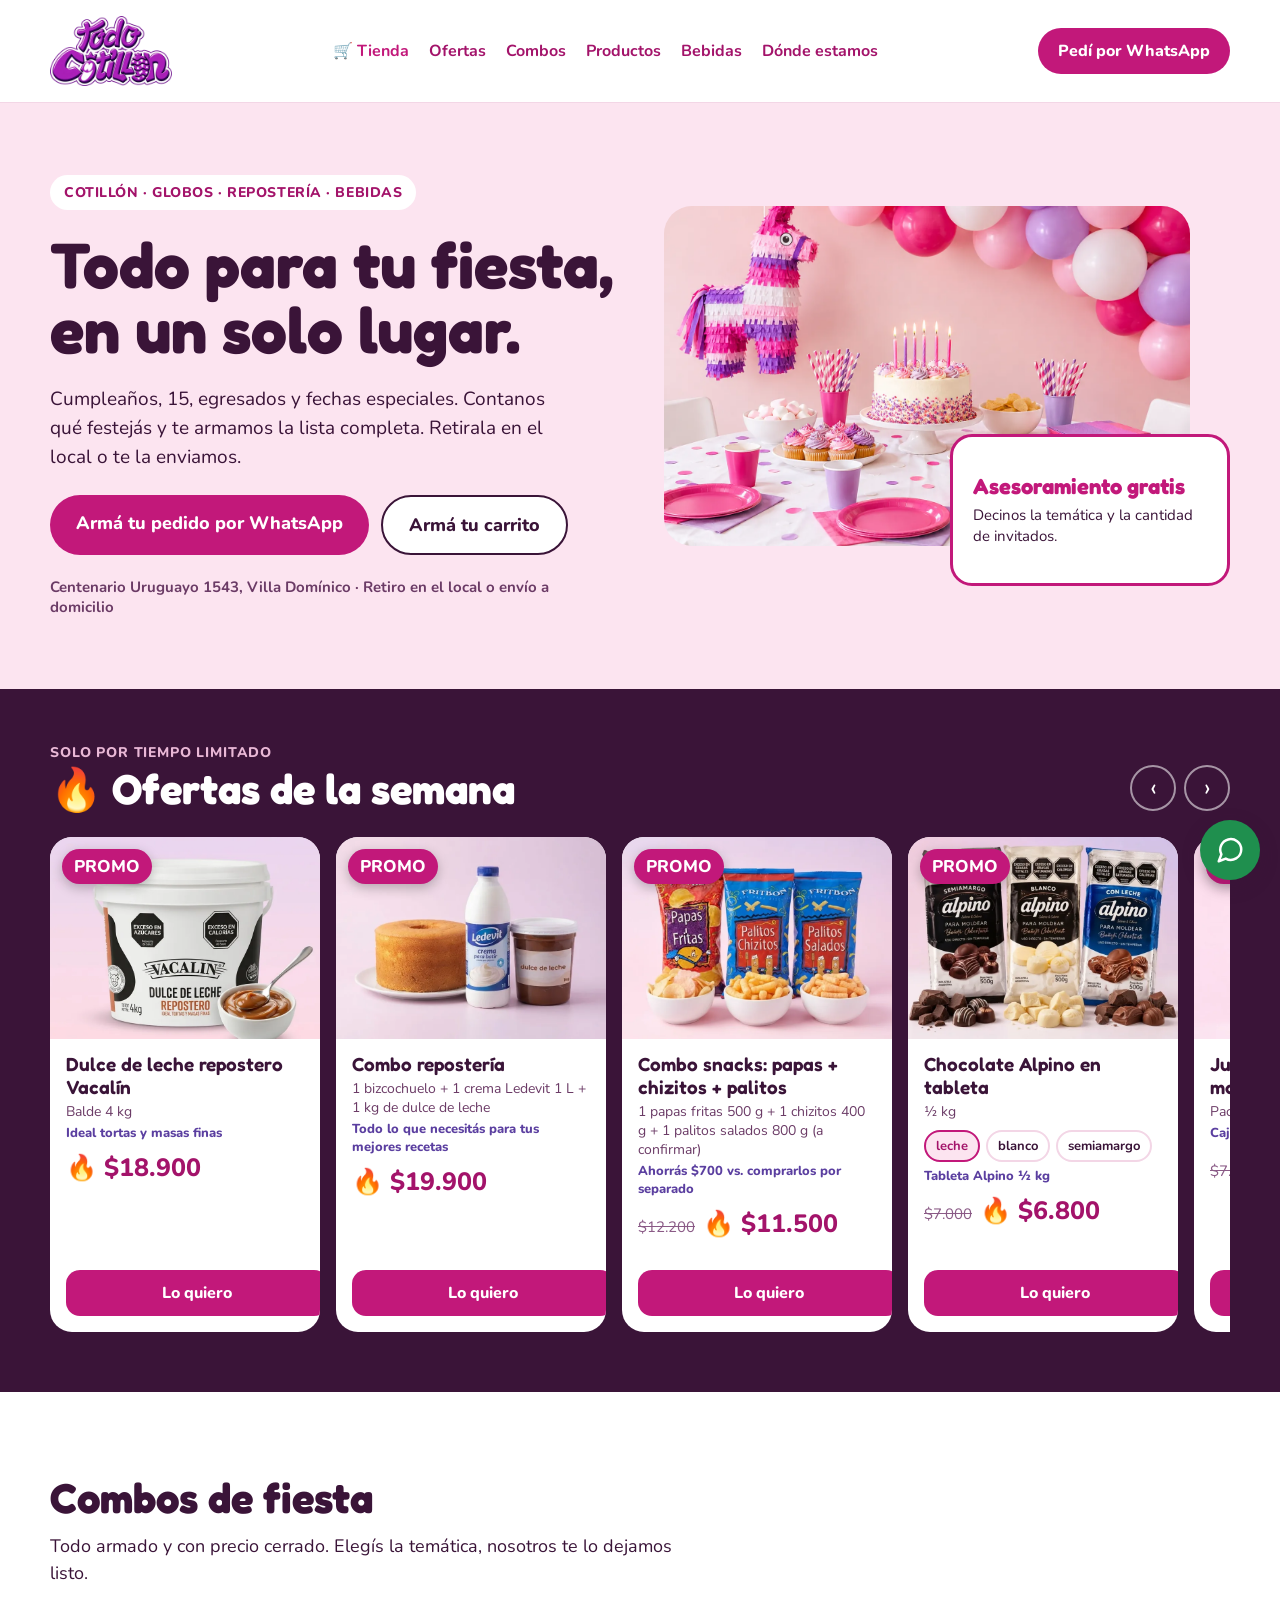
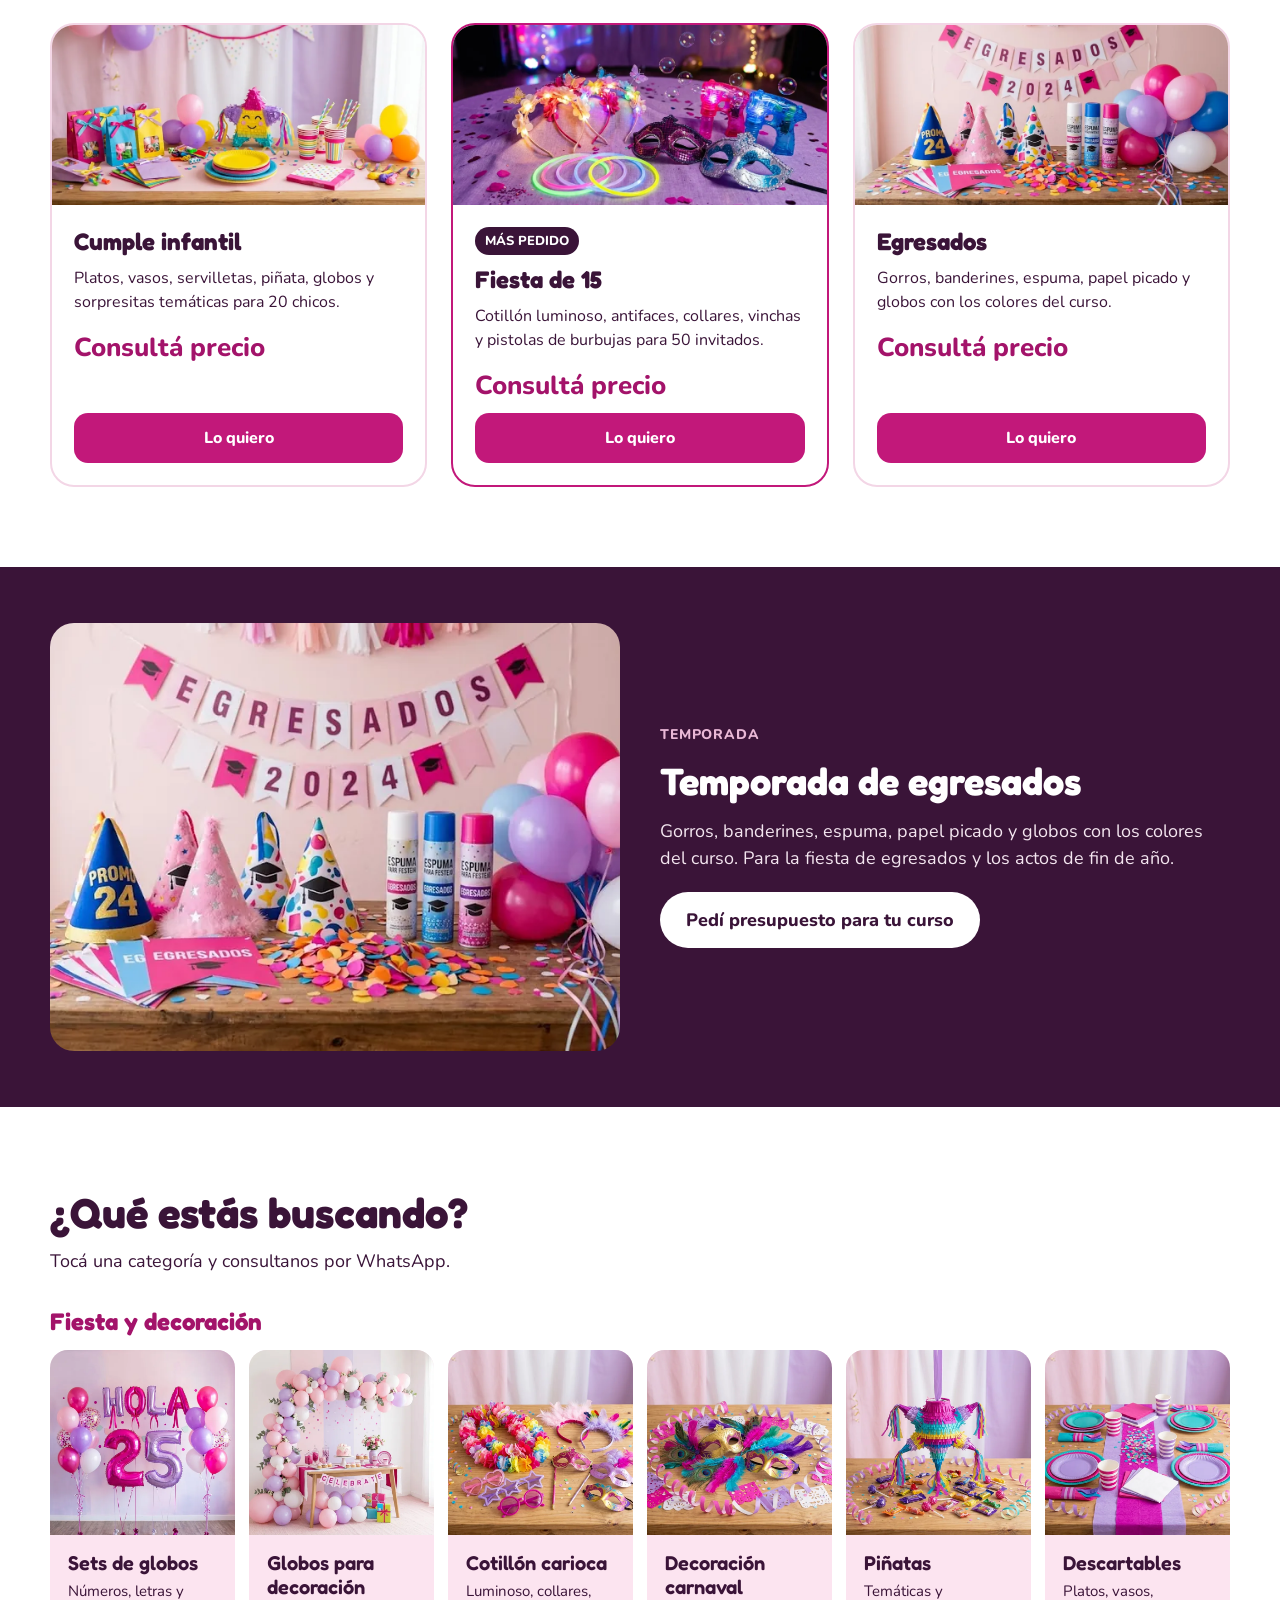
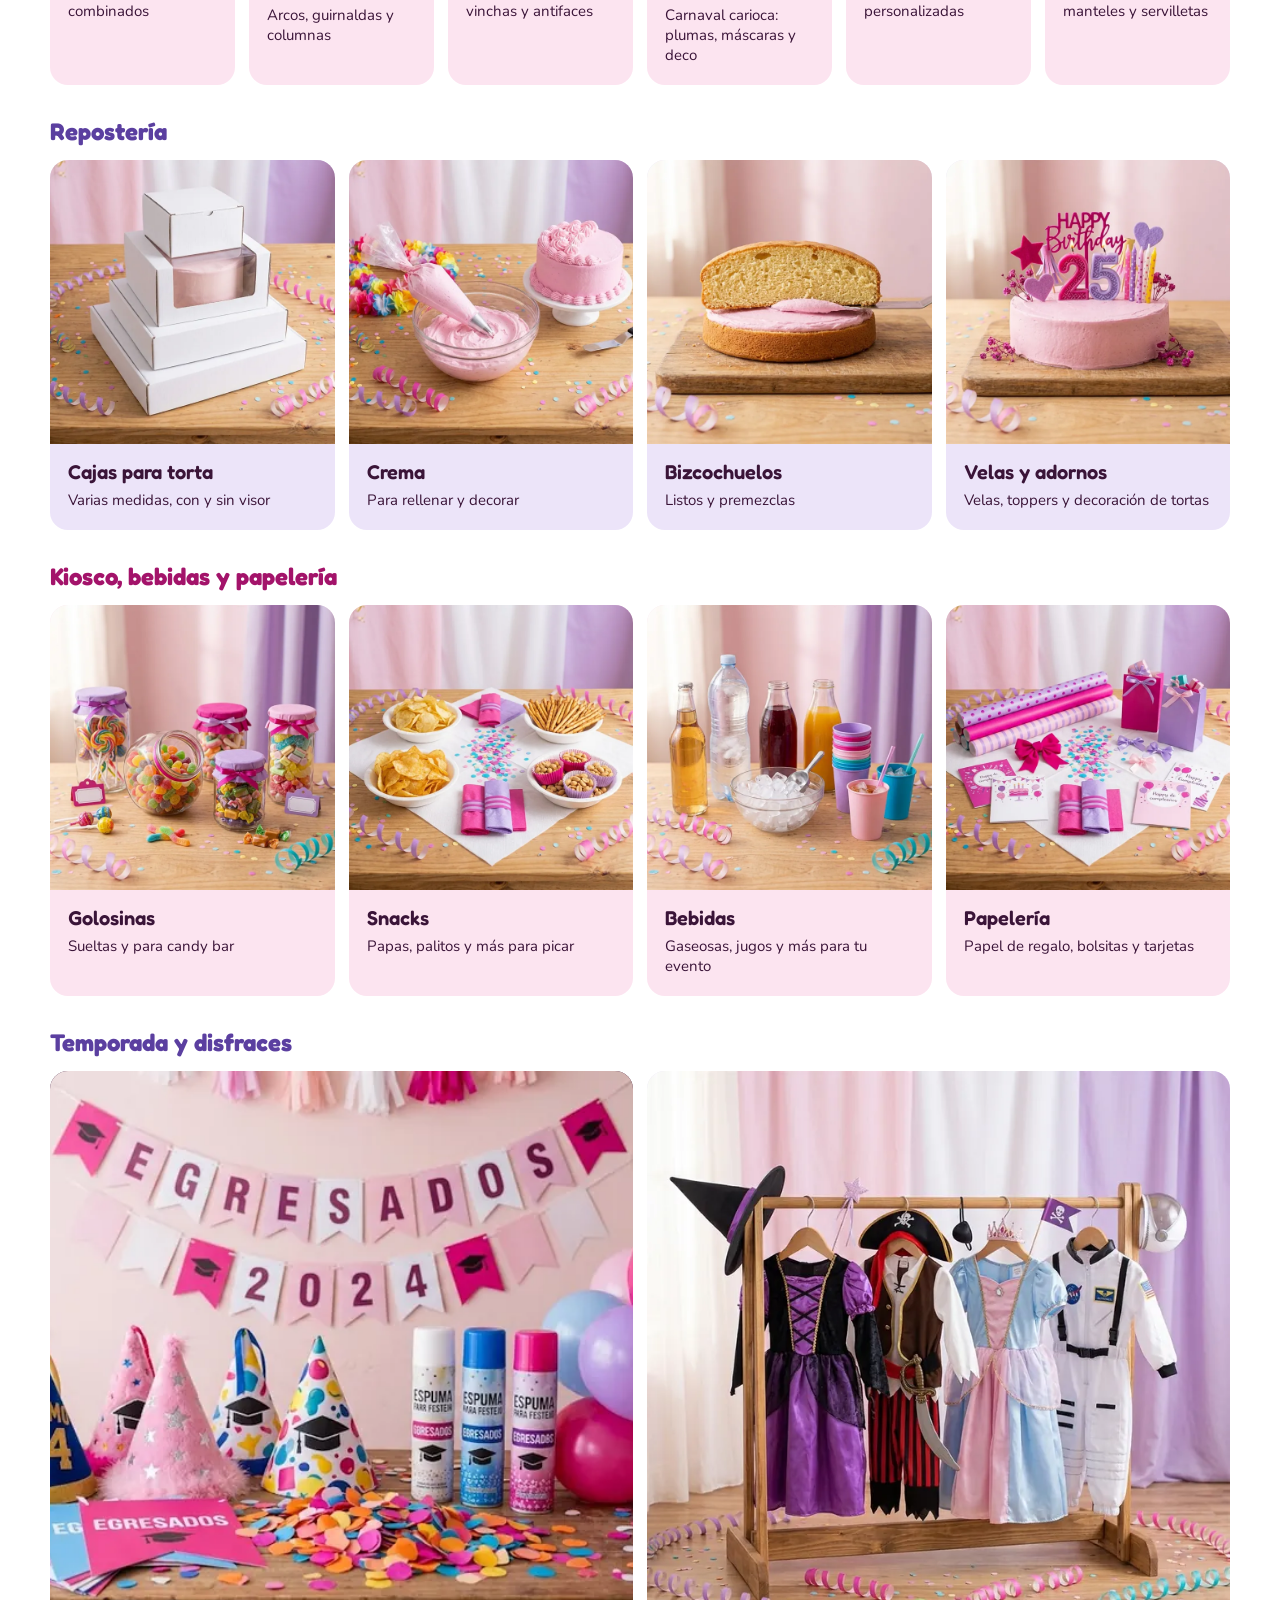
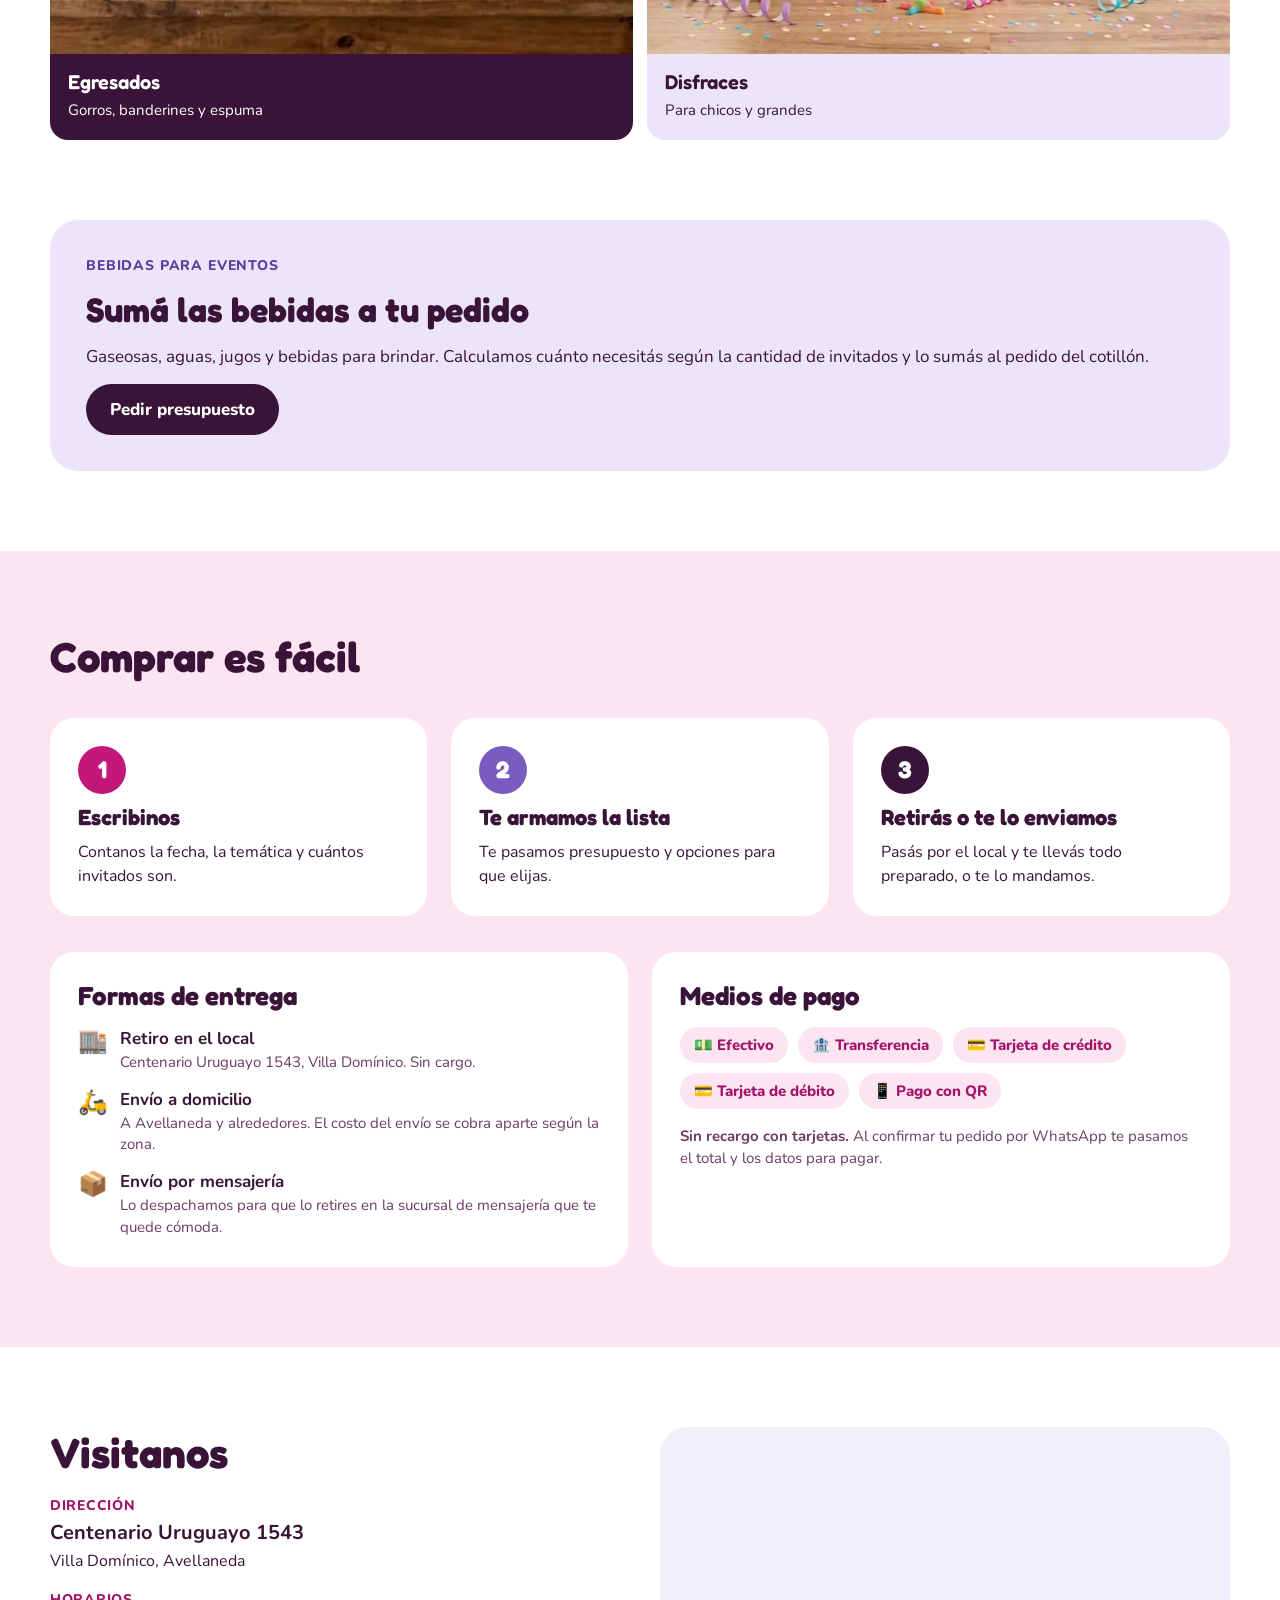
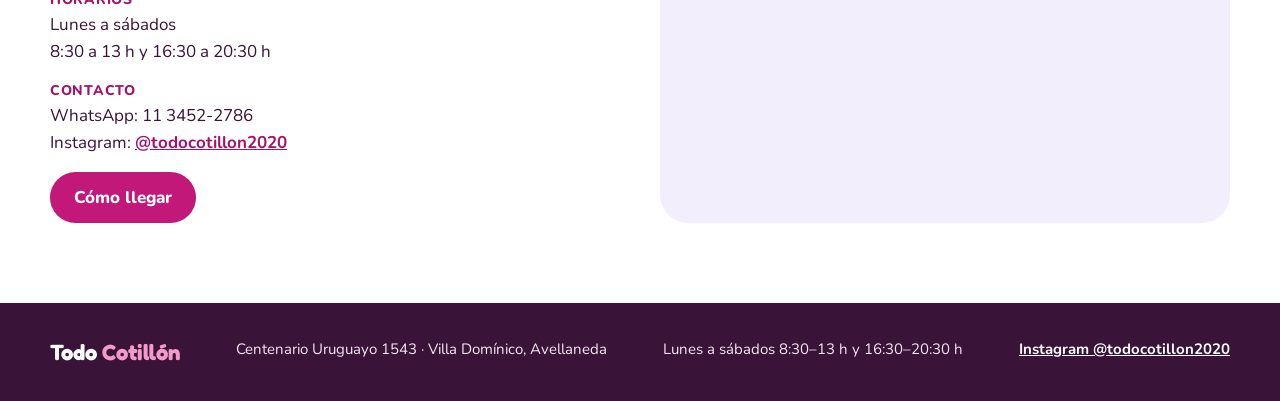
<file: index.html>
<!doctype html>
<html lang="es">
<head>
<meta charset="utf-8">
<meta name="viewport" content="width=device-width, initial-scale=1">
<title>Todo Cotillón | Cotillón, globos y repostería en Villa Domínico, Avellaneda</title>
<meta name="description" content="Cotillón, globos, repostería, golosinas, bebidas, disfraces y más en Villa Domínico, Avellaneda. Centenario Uruguayo 1543. Pedidos por WhatsApp 11 3452-2786.">
<meta name="theme-color" content="#C2187A">
<meta property="og:title" content="Todo Cotillón — Todo para tu fiesta">
<meta property="og:description" content="Cotillón, globos, repostería, golosinas y bebidas en Villa Domínico, Avellaneda. Pedí por WhatsApp.">
<meta property="og:image" content="img/portada.webp">
<meta property="og:type" content="website">
<link rel="icon" href="data:image/svg+xml,%3Csvg xmlns='http://www.w3.org/2000/svg' viewBox='0 0 40 40'%3E%3Ccircle cx='16' cy='15' r='11' fill='%23C2187A'/%3E%3Ccircle cx='27' cy='19' r='9' fill='%239B7FD4'/%3E%3C/svg%3E">
<link rel="preconnect" href="https://fonts.googleapis.com">
<link rel="preconnect" href="https://fonts.gstatic.com" crossorigin>
<link href="https://fonts.googleapis.com/css2?family=Fredoka:wght@500;600;700&amp;family=Nunito:wght@400;600;700;800&amp;display=swap" rel="stylesheet">
<link rel="stylesheet" href="ofertas.css">
<style>
html{scroll-behavior:smooth}
body{margin:0;background:#FFFFFF;overflow-x:hidden}
a{color:#A3136A}a:hover{color:#7A0E50}
img{max-width:100%}
</style>
<script type="application/ld+json">
{"@context":"https://schema.org","@type":"Store","name":"Todo Cotillón","telephone":"+54 9 11 3452-2786","address":{"@type":"PostalAddress","streetAddress":"Centenario Uruguayo 1543","addressLocality":"Villa Domínico, Avellaneda","addressRegion":"Buenos Aires","addressCountry":"AR"},"openingHours":["Mo-Sa 08:30-13:00","Mo-Sa 16:30-20:30"],"sameAs":["https://www.instagram.com/todocotillon2020"],"paymentAccepted":"Efectivo, transferencia, tarjeta de crédito, tarjeta de débito, QR","currenciesAccepted":"ARS"}
</script>
</head>
<body>
<div style="font-family: 'Nunito', system-ui, sans-serif; color: #3A1438; background: #FFFFFF; width: 100%">

<header style="background: #FFFFFF; border-bottom: 1px solid #F3D6E6">
<div style="max-width: 1180px; margin: 0 auto; padding: 16px 20px; display: flex; flex-wrap: wrap; align-items: center; justify-content: space-between; gap: 12px">
<a href="#inicio" style="display: flex; align-items: center; text-decoration: none">
<img src="img/logo.webp" alt="Todo Cotillón" width="122" height="70" style="height: 70px; width: auto; display: block">
</a>
<nav aria-label="Principal" style="display: flex; flex-wrap: wrap; gap: 4px 20px; font-weight: 700; font-size: 16px">
<a href="tienda.html" style="text-decoration: none; padding: 10px 0; color: #C2187A">🛒 Tienda</a>
<a href="#ofertas" id="link-ofertas" style="text-decoration: none; padding: 10px 0">Ofertas</a>
<a href="#combos" style="text-decoration: none; padding: 10px 0">Combos</a>
<a href="#categorias" style="text-decoration: none; padding: 10px 0">Productos</a>
<a href="#bebidas" style="text-decoration: none; padding: 10px 0">Bebidas</a>
<a href="#ubicacion" style="text-decoration: none; padding: 10px 0">Dónde estamos</a>
</nav>
<a href="https://wa.me/5491134522786" data-wsp="¡Hola Todo Cotillón! 👋 Quiero hacer un pedido." style="background: #C2187A; color: #FFFFFF; text-decoration: none; font-weight: 800; padding: 12px 20px; border-radius: 999px; font-size: 16px">Pedí por WhatsApp</a>
</div>
</header>

<section id="inicio" style="background: #FCE4F0">
<div style="max-width: 1180px; margin: 0 auto; padding: 72px 20px; display: grid; grid-template-columns: repeat(auto-fit, minmax(300px, 1fr)); gap: 48px; align-items: center">
<div style="display: flex; flex-direction: column; gap: 22px">
<span style="align-self: flex-start; background: #FFFFFF; color: #A3136A; font-weight: 800; font-size: 14px; padding: 8px 14px; border-radius: 999px; letter-spacing: 0.04em">COTILLÓN · GLOBOS · REPOSTERÍA · BEBIDAS</span>
<h1 style="margin: 0; font-family: 'Fredoka', sans-serif; font-size: clamp(40px, 6vw, 64px); line-height: 1.02; font-weight: 700">Todo para tu fiesta, en un solo lugar.</h1>
<p style="margin: 0; font-size: 19px; line-height: 1.55; max-width: 520px">Cumpleaños, 15, egresados y fechas especiales. Contanos qué festejás y te armamos la lista completa. Retirala en el local o te la enviamos.</p>
<div style="display: flex; flex-wrap: wrap; gap: 12px">
<a href="https://wa.me/5491134522786" data-wsp="¡Hola Todo Cotillón! 👋 Quiero armar el pedido para una fiesta.&#10;🎉 Qué festejamos: &#10;📅 Fecha: &#10;👥 Invitados: &#10;🎨 Temática / colores: " style="background: #C2187A; color: #FFFFFF; text-decoration: none; font-weight: 800; padding: 16px 26px; border-radius: 999px; font-size: 18px">Armá tu pedido por WhatsApp</a>
<a href="tienda.html" style="background: #FFFFFF; color: #3A1438; text-decoration: none; font-weight: 800; padding: 16px 26px; border-radius: 999px; font-size: 18px; border: 2px solid #3A1438">Armá tu carrito</a>
</div>
<p style="margin: 0; font-size: 15px; font-weight: 700; color: #6B3B66">Centenario Uruguayo 1543, Villa Domínico · Retiro en el local o envío a domicilio</p>
</div>
<div style="position: relative; min-height: 380px">
<img src="img/portada.webp" fetchpriority="high" alt="Mesa de cumpleaños decorada en fucsia y lila con torta, piñata y guirnalda de globos" style="position: absolute; top: 0; left: 0; width: calc(100% - 40px); height: calc(100% - 40px); object-fit: cover; border-radius: 28px; display: block">
<div style="position: absolute; right: 0; bottom: 0; width: min(280px, 72%); min-height: 40%; background: #FFFFFF; border-radius: 22px; border: 3px solid #C2187A; display: flex; flex-direction: column; justify-content: center; gap: 6px; padding: 20px; box-sizing: border-box">
<span style="font-family: 'Fredoka', sans-serif; font-size: 22px; font-weight: 700; color: #C2187A">Asesoramiento gratis</span>
<span style="font-size: 15px; line-height: 1.4">Decinos la temática y la cantidad de invitados.</span>
</div>
</div>
</div>
</section>

<section id="ofertas" class="of" hidden></section>

<section id="combos" style="background: #FFFFFF">
<div style="max-width: 1180px; margin: 0 auto; padding: 80px 20px; display: flex; flex-direction: column; gap: 36px">
<div style="display: flex; flex-direction: column; gap: 10px; max-width: 640px">
<h2 style="margin: 0; font-family: 'Fredoka', sans-serif; font-size: 42px; font-weight: 700">Combos de fiesta</h2>
<p style="margin: 0; font-size: 18px; line-height: 1.5">Todo armado y con precio cerrado. Elegís la temática, nosotros te lo dejamos listo.</p>
</div>
<div style="display: grid; grid-template-columns: repeat(auto-fit, minmax(260px, 1fr)); gap: 24px">
<article style="border: 2px solid #F3D6E6; border-radius: 24px; overflow: hidden; display: flex; flex-direction: column">
<img src="img/combo-infantil.webp" loading="lazy" alt="Kit de cumpleaños infantil con bolsitas de sorpresitas, piñata estrella, platos, vasos y globos" style="height: 180px; width: 100%; object-fit: cover; display: block">
<div style="padding: 22px; display: flex; flex-direction: column; gap: 10px; flex-grow: 1">
<h3 style="margin: 0; font-family: 'Fredoka', sans-serif; font-size: 24px">Cumple infantil</h3>
<p style="margin: 0; font-size: 16px; line-height: 1.5">Platos, vasos, servilletas, piñata, globos y sorpresitas temáticas para 20 chicos.</p>
<p style="margin: 6px 0 0; font-size: 26px; font-weight: 800; color: #A3136A">Consultá precio</p>
<a href="https://wa.me/5491134522786" data-wsp="¡Hola Todo Cotillón! 👋 Me interesa el combo *Cumple infantil*. ¿Me pasan el precio y qué incluye?&#10;📅 Fecha: &#10;👥 Invitados: " style="margin-top: auto; text-align: center; background: #C2187A; color: #FFFFFF; text-decoration: none; font-weight: 800; padding: 14px; border-radius: 14px">Lo quiero</a>
</div>
</article>
<article style="border: 2px solid #C2187A; border-radius: 24px; overflow: hidden; display: flex; flex-direction: column">
<img src="img/combo-15.webp" loading="lazy" alt="Cotillón luminoso para fiesta de 15: vinchas con luces, pulseras flúor, antifaces y pistolas de burbujas" style="height: 180px; width: 100%; object-fit: cover; display: block">
<div style="padding: 22px; display: flex; flex-direction: column; gap: 10px; flex-grow: 1">
<span style="align-self: flex-start; background: #3A1438; color: #FFFFFF; font-size: 13px; font-weight: 800; padding: 5px 10px; border-radius: 999px">MÁS PEDIDO</span>
<h3 style="margin: 0; font-family: 'Fredoka', sans-serif; font-size: 24px">Fiesta de 15</h3>
<p style="margin: 0; font-size: 16px; line-height: 1.5">Cotillón luminoso, antifaces, collares, vinchas y pistolas de burbujas para 50 invitados.</p>
<p style="margin: 6px 0 0; font-size: 26px; font-weight: 800; color: #A3136A">Consultá precio</p>
<a href="https://wa.me/5491134522786" data-wsp="¡Hola Todo Cotillón! 👋 Me interesa el combo *Fiesta de 15*. ¿Me pasan el precio y qué incluye?&#10;📅 Fecha: &#10;👥 Invitados: " style="margin-top: auto; text-align: center; background: #C2187A; color: #FFFFFF; text-decoration: none; font-weight: 800; padding: 14px; border-radius: 14px">Lo quiero</a>
</div>
</article>
<article style="border: 2px solid #F3D6E6; border-radius: 24px; overflow: hidden; display: flex; flex-direction: column">
<img src="img/combo-egresados.webp" loading="lazy" alt="Cotillón para egresados con gorros, banderines, espuma, papel picado y globos" style="height: 180px; width: 100%; object-fit: cover; display: block">
<div style="padding: 22px; display: flex; flex-direction: column; gap: 10px; flex-grow: 1">
<h3 style="margin: 0; font-family: 'Fredoka', sans-serif; font-size: 24px">Egresados</h3>
<p style="margin: 0; font-size: 16px; line-height: 1.5">Gorros, banderines, espuma, papel picado y globos con los colores del curso.</p>
<p style="margin: 6px 0 0; font-size: 26px; font-weight: 800; color: #A3136A">Consultá precio</p>
<a href="https://wa.me/5491134522786" data-wsp="¡Hola Todo Cotillón! 👋 Me interesa el combo *Egresados*. ¿Me pasan el precio y qué incluye?&#10;📅 Fecha: &#10;👥 Invitados: " style="margin-top: auto; text-align: center; background: #C2187A; color: #FFFFFF; text-decoration: none; font-weight: 800; padding: 14px; border-radius: 14px">Lo quiero</a>
</div>
</article>
</div>
</div>
</section>

<script src="temporadas.js"></script>
<section id="temporada" style="background: #3A1438; color: #FFFFFF">
<div style="max-width: 1180px; margin: 0 auto; padding: 56px 20px; display: grid; grid-template-columns: repeat(auto-fit, minmax(300px, 1fr)); align-items: center; gap: 40px">
<img id="t-foto" src="img/halloween-banner.webp" loading="lazy" alt="Kit de Halloween con calabazas iluminadas, sombrero de bruja, murciélagos de papel, maquillaje y caramelos" style="aspect-ratio: 4 / 3; width: 100%; object-fit: cover; border-radius: 24px; display: block">
<div style="display: flex; flex-direction: column; gap: 14px; align-items: flex-start">
<span style="font-weight: 800; color: #E9B8D6; font-size: 14px; letter-spacing: 0.06em">TEMPORADA</span>
<h2 id="t-titulo" style="margin: 0; font-family: 'Fredoka', sans-serif; font-size: 38px; font-weight: 700">Llegó Halloween</h2>
<p id="t-texto" style="margin: 0; font-size: 18px; line-height: 1.5; color: #F4E6F0">Ya llegaron los kits de Halloween: disfraces, maquillaje, calabazas y deco para la noche del 31. Reservá el tuyo antes de que se agote.</p>
<a href="https://wa.me/5491134522786" id="t-boton" style="margin-top: 6px; background: #FFFFFF; color: #3A1438; text-decoration: none; font-weight: 800; padding: 16px 26px; border-radius: 999px; font-size: 18px">Quiero mi kit</a>
</div>
</div>
</section>
<script>
// Completa el banner de temporada según la fecha (datos en temporadas.js)
(function () {
  const t = temporadaDeHoy(), $ = id => document.getElementById(id);
  $("t-foto").src = t.foto; $("t-foto").alt = t.alt;
  $("t-titulo").textContent = t.titulo; $("t-texto").textContent = t.texto;
  $("t-boton").textContent = t.boton; $("t-boton").dataset.wsp = t.wsp;
  window.TEMPORADA_ACTUAL = t;
})();
</script>

<section id="categorias" style="background: #FFFFFF">
<div style="max-width: 1180px; margin: 0 auto; padding: 80px 20px; display: flex; flex-direction: column; gap: 32px">
<div style="display: flex; flex-direction: column; gap: 10px; max-width: 640px">
<h2 style="margin: 0; font-family: 'Fredoka', sans-serif; font-size: 42px; font-weight: 700">¿Qué estás buscando?</h2>
<p style="margin: 0; font-size: 18px; line-height: 1.5">Tocá una categoría y consultanos por WhatsApp.</p>
</div>

<div style="display: flex; flex-direction: column; gap: 14px">
<h3 style="margin: 0; font-family: 'Fredoka', sans-serif; font-size: 24px; color: #A3136A">Fiesta y decoración</h3>
<div style="display: grid; grid-template-columns: repeat(auto-fit, minmax(170px, 1fr)); gap: 14px">
<a href="https://wa.me/5491134522786" data-wsp="¡Hola Todo Cotillón! 👋 Quería consultar por *Sets de globos*." style="text-decoration: none; color: #3A1438; background: #FCE4F0; border-radius: 18px; overflow: hidden; display: flex; flex-direction: column; box-sizing: border-box"><img src="img/sets-globos.webp" loading="lazy" alt="Set de globos metalizados con letras y números en fucsia y lila" style="width: 100%; aspect-ratio: 1 / 1; object-fit: cover; display: block"><span style="display: flex; flex-direction: column; gap: 6px; padding: 16px 18px 20px"><span style="font-family: 'Fredoka', sans-serif; font-size: 20px; font-weight: 600">Sets de globos</span><span style="font-size: 15px">Números, letras y combinados</span></span></a>
<a href="https://wa.me/5491134522786" data-wsp="¡Hola Todo Cotillón! 👋 Quería consultar por *Globos para decoración*." style="text-decoration: none; color: #3A1438; background: #FCE4F0; border-radius: 18px; overflow: hidden; display: flex; flex-direction: column; box-sizing: border-box"><img src="img/globos-decoracion.webp" loading="lazy" alt="Arco de globos rosa, lila y blanco decorando una mesa dulce" style="width: 100%; aspect-ratio: 1 / 1; object-fit: cover; display: block"><span style="display: flex; flex-direction: column; gap: 6px; padding: 16px 18px 20px"><span style="font-family: 'Fredoka', sans-serif; font-size: 20px; font-weight: 600">Globos para decoración</span><span style="font-size: 15px">Arcos, guirnaldas y columnas</span></span></a>
<a href="https://wa.me/5491134522786" data-wsp="¡Hola Todo Cotillón! 👋 Quería consultar por *Cotillón carioca*." style="text-decoration: none; color: #3A1438; background: #FCE4F0; border-radius: 18px; overflow: hidden; display: flex; flex-direction: column; box-sizing: border-box"><img src="img/cotillon-carioca.webp" loading="lazy" alt="Cotillón carioca: collar hawaiano, vinchas con plumas, anteojos divertidos y antifaces" style="width: 100%; aspect-ratio: 1 / 1; object-fit: cover; display: block"><span style="display: flex; flex-direction: column; gap: 6px; padding: 16px 18px 20px"><span style="font-family: 'Fredoka', sans-serif; font-size: 20px; font-weight: 600">Cotillón carioca</span><span style="font-size: 15px">Luminoso, collares, vinchas y antifaces</span></span></a>
<a href="https://wa.me/5491134522786" data-wsp="¡Hola Todo Cotillón! 👋 Quería consultar por *Decoración carnaval*." style="text-decoration: none; color: #3A1438; background: #FCE4F0; border-radius: 18px; overflow: hidden; display: flex; flex-direction: column; box-sizing: border-box"><img src="img/carnaval.webp" loading="lazy" alt="Decoración de carnaval: máscaras venecianas, plumas, serpentinas y papel picado" style="width: 100%; aspect-ratio: 1 / 1; object-fit: cover; display: block"><span style="display: flex; flex-direction: column; gap: 6px; padding: 16px 18px 20px"><span style="font-family: 'Fredoka', sans-serif; font-size: 20px; font-weight: 600">Decoración carnaval</span><span style="font-size: 15px">Carnaval carioca: plumas, máscaras y deco</span></span></a>
<a href="https://wa.me/5491134522786" data-wsp="¡Hola Todo Cotillón! 👋 Quería consultar por *Piñatas*." style="text-decoration: none; color: #3A1438; background: #FCE4F0; border-radius: 18px; overflow: hidden; display: flex; flex-direction: column; box-sizing: border-box"><img src="img/pinatas.webp" loading="lazy" alt="Piñata estrella de colores colgando, con golosinas alrededor" style="width: 100%; aspect-ratio: 1 / 1; object-fit: cover; display: block"><span style="display: flex; flex-direction: column; gap: 6px; padding: 16px 18px 20px"><span style="font-family: 'Fredoka', sans-serif; font-size: 20px; font-weight: 600">Piñatas</span><span style="font-size: 15px">Temáticas y personalizadas</span></span></a>
<a href="https://wa.me/5491134522786" data-wsp="¡Hola Todo Cotillón! 👋 Quería consultar por *Descartables*." style="text-decoration: none; color: #3A1438; background: #FCE4F0; border-radius: 18px; overflow: hidden; display: flex; flex-direction: column; box-sizing: border-box"><img src="img/descartables.webp" loading="lazy" alt="Mesa con platos, vasos, servilletas y camino de mesa descartables en fucsia, lila y turquesa" style="width: 100%; aspect-ratio: 1 / 1; object-fit: cover; display: block"><span style="display: flex; flex-direction: column; gap: 6px; padding: 16px 18px 20px"><span style="font-family: 'Fredoka', sans-serif; font-size: 20px; font-weight: 600">Descartables</span><span style="font-size: 15px">Platos, vasos, manteles y servilletas</span></span></a>
</div>
</div>

<div style="display: flex; flex-direction: column; gap: 14px">
<h3 style="margin: 0; font-family: 'Fredoka', sans-serif; font-size: 24px; color: #5B3FA0">Repostería</h3>
<div style="display: grid; grid-template-columns: repeat(auto-fit, minmax(170px, 1fr)); gap: 14px">
<a href="https://wa.me/5491134522786" data-wsp="¡Hola Todo Cotillón! 👋 Quería consultar por *Cajas para torta*." style="text-decoration: none; color: #3A1438; background: #ECE4F9; border-radius: 18px; overflow: hidden; display: flex; flex-direction: column; box-sizing: border-box"><img src="img/cajas-torta.webp" loading="lazy" alt="Cajas blancas para torta de distintas medidas apiladas, una con visor" style="width: 100%; aspect-ratio: 1 / 1; object-fit: cover; display: block"><span style="display: flex; flex-direction: column; gap: 6px; padding: 16px 18px 20px"><span style="font-family: 'Fredoka', sans-serif; font-size: 20px; font-weight: 600">Cajas para torta</span><span style="font-size: 15px">Varias medidas, con y sin visor</span></span></a>
<a href="https://wa.me/5491134522786" data-wsp="¡Hola Todo Cotillón! 👋 Quería consultar por *Crema*." style="text-decoration: none; color: #3A1438; background: #ECE4F9; border-radius: 18px; overflow: hidden; display: flex; flex-direction: column; box-sizing: border-box"><img src="img/crema.webp" loading="lazy" alt="Bowl con crema rosa y manga pastelera junto a una torta decorada" style="width: 100%; aspect-ratio: 1 / 1; object-fit: cover; display: block"><span style="display: flex; flex-direction: column; gap: 6px; padding: 16px 18px 20px"><span style="font-family: 'Fredoka', sans-serif; font-size: 20px; font-weight: 600">Crema</span><span style="font-size: 15px">Para rellenar y decorar</span></span></a>
<a href="https://wa.me/5491134522786" data-wsp="¡Hola Todo Cotillón! 👋 Quería consultar por *Bizcochuelos*." style="text-decoration: none; color: #3A1438; background: #ECE4F9; border-radius: 18px; overflow: hidden; display: flex; flex-direction: column; box-sizing: border-box"><img src="img/bizcochuelos.webp" loading="lazy" alt="Bizcochuelo esponjoso cortado al medio y relleno con crema rosa" style="width: 100%; aspect-ratio: 1 / 1; object-fit: cover; display: block"><span style="display: flex; flex-direction: column; gap: 6px; padding: 16px 18px 20px"><span style="font-family: 'Fredoka', sans-serif; font-size: 20px; font-weight: 600">Bizcochuelos</span><span style="font-size: 15px">Listos y premezclas</span></span></a>
<a href="https://wa.me/5491134522786" data-wsp="¡Hola Todo Cotillón! 👋 Quería consultar por *Velas y adornos*." style="text-decoration: none; color: #3A1438; background: #ECE4F9; border-radius: 18px; overflow: hidden; display: flex; flex-direction: column; box-sizing: border-box"><img src="img/velas.webp" loading="lazy" alt="Torta rosa con velas de números, velitas de colores y toppers decorativos" style="width: 100%; aspect-ratio: 1 / 1; object-fit: cover; display: block"><span style="display: flex; flex-direction: column; gap: 6px; padding: 16px 18px 20px"><span style="font-family: 'Fredoka', sans-serif; font-size: 20px; font-weight: 600">Velas y adornos</span><span style="font-size: 15px">Velas, toppers y decoración de tortas</span></span></a>
</div>
</div>

<div style="display: flex; flex-direction: column; gap: 14px">
<h3 style="margin: 0; font-family: 'Fredoka', sans-serif; font-size: 24px; color: #A3136A">Kiosco, bebidas y papelería</h3>
<div style="display: grid; grid-template-columns: repeat(auto-fit, minmax(170px, 1fr)); gap: 14px">
<a href="https://wa.me/5491134522786" data-wsp="¡Hola Todo Cotillón! 👋 Quería consultar por *Golosinas*." style="text-decoration: none; color: #3A1438; background: #FCE4F0; border-radius: 18px; overflow: hidden; display: flex; flex-direction: column; box-sizing: border-box"><img src="img/golosinas.webp" loading="lazy" alt="Frascos de vidrio con chupetines, gomitas y caramelos de colores para candy bar" style="width: 100%; aspect-ratio: 1 / 1; object-fit: cover; display: block"><span style="display: flex; flex-direction: column; gap: 6px; padding: 16px 18px 20px"><span style="font-family: 'Fredoka', sans-serif; font-size: 20px; font-weight: 600">Golosinas</span><span style="font-size: 15px">Sueltas y para candy bar</span></span></a>
<a href="https://wa.me/5491134522786" data-wsp="¡Hola Todo Cotillón! 👋 Quería consultar por *Snacks*." style="text-decoration: none; color: #3A1438; background: #FCE4F0; border-radius: 18px; overflow: hidden; display: flex; flex-direction: column; box-sizing: border-box"><img src="img/snacks.webp" loading="lazy" alt="Bowls con papas fritas, palitos y maní sobre una mesa de fiesta" style="width: 100%; aspect-ratio: 1 / 1; object-fit: cover; display: block"><span style="display: flex; flex-direction: column; gap: 6px; padding: 16px 18px 20px"><span style="font-family: 'Fredoka', sans-serif; font-size: 20px; font-weight: 600">Snacks</span><span style="font-size: 15px">Papas, palitos y más para picar</span></span></a>
<a href="#bebidas" style="text-decoration: none; color: #3A1438; background: #FCE4F0; border-radius: 18px; overflow: hidden; display: flex; flex-direction: column; box-sizing: border-box"><img src="img/bebidas.webp" loading="lazy" alt="Botellas de gaseosa, agua y jugo con vasos de colores y hielo" style="width: 100%; aspect-ratio: 1 / 1; object-fit: cover; display: block"><span style="display: flex; flex-direction: column; gap: 6px; padding: 16px 18px 20px"><span style="font-family: 'Fredoka', sans-serif; font-size: 20px; font-weight: 600">Bebidas</span><span style="font-size: 15px">Gaseosas, jugos y más para tu evento</span></span></a>
<a href="https://wa.me/5491134522786" data-wsp="¡Hola Todo Cotillón! 👋 Quería consultar por *Papelería*." style="text-decoration: none; color: #3A1438; background: #FCE4F0; border-radius: 18px; overflow: hidden; display: flex; flex-direction: column; box-sizing: border-box"><img src="img/papeleria.webp" loading="lazy" alt="Rollos de papel de regalo, bolsitas, moños y tarjetas de cumpleaños en rosa y lila" style="width: 100%; aspect-ratio: 1 / 1; object-fit: cover; display: block"><span style="display: flex; flex-direction: column; gap: 6px; padding: 16px 18px 20px"><span style="font-family: 'Fredoka', sans-serif; font-size: 20px; font-weight: 600">Papelería</span><span style="font-size: 15px">Papel de regalo, bolsitas y tarjetas</span></span></a>
</div>
</div>

<div style="display: flex; flex-direction: column; gap: 14px">
<h3 style="margin: 0; font-family: 'Fredoka', sans-serif; font-size: 24px; color: #5B3FA0">Temporada y disfraces</h3>
<div style="display: grid; grid-template-columns: repeat(auto-fit, minmax(170px, 1fr)); gap: 14px">
<a id="c-temporada" href="https://wa.me/5491134522786" data-wsp="¡Hola Todo Cotillón! 👋 Quería consultar por *Kits de Halloween*." style="text-decoration: none; color: #FFFFFF; background: #3A1438; border-radius: 18px; overflow: hidden; display: flex; flex-direction: column; box-sizing: border-box"><img id="c-foto" src="img/kit-halloween.webp" loading="lazy" alt="Kit de Halloween con calabazas, telarañas, velas y caramelos en fucsia, lila y naranja" style="width: 100%; aspect-ratio: 1 / 1; object-fit: cover; display: block"><span style="display: flex; flex-direction: column; gap: 6px; padding: 16px 18px 20px"><span style="font-family: 'Fredoka', sans-serif; font-size: 20px; font-weight: 600" id="c-titulo">Kits de Halloween</span><span style="font-size: 15px" id="c-texto">Todo para la noche del 31</span></span></a>
<a href="https://wa.me/5491134522786" data-wsp="¡Hola Todo Cotillón! 👋 Quería consultar por *Disfraces*." style="text-decoration: none; color: #3A1438; background: #ECE4F9; border-radius: 18px; overflow: hidden; display: flex; flex-direction: column; box-sizing: border-box"><img src="img/disfraces.webp" loading="lazy" alt="Perchero con disfraces infantiles de bruja, pirata, princesa y astronauta" style="width: 100%; aspect-ratio: 1 / 1; object-fit: cover; display: block"><span style="display: flex; flex-direction: column; gap: 6px; padding: 16px 18px 20px"><span style="font-family: 'Fredoka', sans-serif; font-size: 20px; font-weight: 600">Disfraces</span><span style="font-size: 15px">Para chicos y grandes</span></span></a>
</div>
</div>
</div>
</section>

<section id="bebidas" style="background: #FFFFFF">
<div style="max-width: 1180px; margin: 0 auto; padding: 0 20px 80px; display: grid; grid-template-columns: repeat(auto-fit, minmax(300px, 1fr)); gap: 24px">
<div style="background: #ECE4F9; border-radius: 28px; padding: 36px; display: flex; flex-direction: column; gap: 14px">
<span style="font-weight: 800; font-size: 14px; color: #5B3FA0; letter-spacing: 0.06em">BEBIDAS PARA EVENTOS</span>
<h2 style="margin: 0; font-family: 'Fredoka', sans-serif; font-size: 34px; font-weight: 700">Sumá las bebidas a tu pedido</h2>
<p style="margin: 0; font-size: 17px; line-height: 1.55">Gaseosas, aguas, jugos y bebidas para brindar. Calculamos cuánto necesitás según la cantidad de invitados y lo sumás al pedido del cotillón.</p>
<a href="https://wa.me/5491134522786" data-wsp="¡Hola Todo Cotillón! 👋 Quiero presupuesto de bebidas para un evento.&#10;👥 Invitados: &#10;📅 Fecha: " style="align-self: flex-start; background: #3A1438; color: #FFFFFF; text-decoration: none; font-weight: 800; padding: 14px 24px; border-radius: 999px; font-size: 17px">Pedir presupuesto</a>
</div>
</div>
</section>

<section id="como-comprar" style="background: #FCE4F0">
<div style="max-width: 1180px; margin: 0 auto; padding: 80px 20px; display: flex; flex-direction: column; gap: 36px">
<h2 style="margin: 0; font-family: 'Fredoka', sans-serif; font-size: 42px; font-weight: 700">Comprar es fácil</h2>
<div style="display: grid; grid-template-columns: repeat(auto-fit, minmax(240px, 1fr)); gap: 24px">
<div style="background: #FFFFFF; border-radius: 24px; padding: 28px; display: flex; flex-direction: column; gap: 10px">
<span style="width: 48px; height: 48px; border-radius: 999px; background: #C2187A; color: #FFFFFF; font-family: 'Fredoka', sans-serif; font-size: 24px; font-weight: 700; display: flex; align-items: center; justify-content: center">1</span>
<h3 style="margin: 0; font-family: 'Fredoka', sans-serif; font-size: 22px">Escribinos</h3>
<p style="margin: 0; font-size: 16px; line-height: 1.5">Contanos la fecha, la temática y cuántos invitados son.</p>
</div>
<div style="background: #FFFFFF; border-radius: 24px; padding: 28px; display: flex; flex-direction: column; gap: 10px">
<span style="width: 48px; height: 48px; border-radius: 999px; background: #7A5BC0; color: #FFFFFF; font-family: 'Fredoka', sans-serif; font-size: 24px; font-weight: 700; display: flex; align-items: center; justify-content: center">2</span>
<h3 style="margin: 0; font-family: 'Fredoka', sans-serif; font-size: 22px">Te armamos la lista</h3>
<p style="margin: 0; font-size: 16px; line-height: 1.5">Te pasamos presupuesto y opciones para que elijas.</p>
</div>
<div style="background: #FFFFFF; border-radius: 24px; padding: 28px; display: flex; flex-direction: column; gap: 10px">
<span style="width: 48px; height: 48px; border-radius: 999px; background: #3A1438; color: #FFFFFF; font-family: 'Fredoka', sans-serif; font-size: 24px; font-weight: 700; display: flex; align-items: center; justify-content: center">3</span>
<h3 style="margin: 0; font-family: 'Fredoka', sans-serif; font-size: 22px">Retirás o te lo enviamos</h3>
<p style="margin: 0; font-size: 16px; line-height: 1.5">Pasás por el local y te llevás todo preparado, o te lo mandamos.</p>
</div>
</div>
<div id="envios-pagos" style="display: grid; grid-template-columns: repeat(auto-fit, minmax(300px, 1fr)); gap: 24px">
<div style="background: #FFFFFF; border-radius: 24px; padding: 28px; display: flex; flex-direction: column; gap: 16px">
<h3 style="margin: 0; font-family: 'Fredoka', sans-serif; font-size: 26px">Formas de entrega</h3>
<ul style="margin: 0; padding: 0; list-style: none; display: flex; flex-direction: column; gap: 14px">
<li style="display: flex; gap: 12px; align-items: flex-start"><span aria-hidden="true" style="font-size: 24px; line-height: 1.2">🏬</span><span style="display: flex; flex-direction: column; gap: 2px"><strong style="font-size: 17px">Retiro en el local</strong><span style="font-size: 15px; line-height: 1.45; color: #6B3B66">Centenario Uruguayo 1543, Villa Domínico. Sin cargo.</span></span></li>
<li style="display: flex; gap: 12px; align-items: flex-start"><span aria-hidden="true" style="font-size: 24px; line-height: 1.2">🛵</span><span style="display: flex; flex-direction: column; gap: 2px"><strong style="font-size: 17px">Envío a domicilio</strong><span style="font-size: 15px; line-height: 1.45; color: #6B3B66">A Avellaneda y alrededores. El costo del envío se cobra aparte según la zona.</span></span></li>
<li style="display: flex; gap: 12px; align-items: flex-start"><span aria-hidden="true" style="font-size: 24px; line-height: 1.2">📦</span><span style="display: flex; flex-direction: column; gap: 2px"><strong style="font-size: 17px">Envío por mensajería</strong><span style="font-size: 15px; line-height: 1.45; color: #6B3B66">Lo despachamos para que lo retires en la sucursal de mensajería que te quede cómoda.</span></span></li>
</ul>
</div>
<div style="background: #FFFFFF; border-radius: 24px; padding: 28px; display: flex; flex-direction: column; gap: 16px">
<h3 style="margin: 0; font-family: 'Fredoka', sans-serif; font-size: 26px">Medios de pago</h3>
<div style="display: flex; flex-wrap: wrap; gap: 10px">
<span style="background: #FCE4F0; color: #A3136A; font-weight: 800; font-size: 15px; padding: 8px 14px; border-radius: 999px">💵 Efectivo</span>
<span style="background: #FCE4F0; color: #A3136A; font-weight: 800; font-size: 15px; padding: 8px 14px; border-radius: 999px">🏦 Transferencia</span>
<span style="background: #FCE4F0; color: #A3136A; font-weight: 800; font-size: 15px; padding: 8px 14px; border-radius: 999px">💳 Tarjeta de crédito</span>
<span style="background: #FCE4F0; color: #A3136A; font-weight: 800; font-size: 15px; padding: 8px 14px; border-radius: 999px">💳 Tarjeta de débito</span>
<span style="background: #FCE4F0; color: #A3136A; font-weight: 800; font-size: 15px; padding: 8px 14px; border-radius: 999px">📱 Pago con QR</span>
</div>
<p style="margin: 0; font-size: 15px; line-height: 1.5; color: #6B3B66"><strong>Sin recargo con tarjetas.</strong> Al confirmar tu pedido por WhatsApp te pasamos el total y los datos para pagar.</p>
</div>
</div>
</div>
</section>

<section id="ubicacion" style="background: #FFFFFF">
<div style="max-width: 1180px; margin: 0 auto; padding: 80px 20px; display: grid; grid-template-columns: repeat(auto-fit, minmax(300px, 1fr)); gap: 40px; align-items: stretch">
<div style="display: flex; flex-direction: column; gap: 18px">
<h2 style="margin: 0; font-family: 'Fredoka', sans-serif; font-size: 42px; font-weight: 700">Visitanos</h2>
<div style="display: flex; flex-direction: column; gap: 4px">
<span style="font-weight: 800; font-size: 14px; color: #A3136A; letter-spacing: 0.05em">DIRECCIÓN</span>
<span style="font-size: 20px; font-weight: 700">Centenario Uruguayo 1543</span>
<span style="font-size: 16px">Villa Domínico, Avellaneda</span>
</div>
<div style="display: flex; flex-direction: column; gap: 4px">
<span style="font-weight: 800; font-size: 14px; color: #A3136A; letter-spacing: 0.05em">HORARIOS</span>
<span style="font-size: 17px">Lunes a sábados</span>
<span style="font-size: 17px">8:30 a 13 h y 16:30 a 20:30 h</span>
</div>
<div style="display: flex; flex-direction: column; gap: 4px">
<span style="font-weight: 800; font-size: 14px; color: #A3136A; letter-spacing: 0.05em">CONTACTO</span>
<span style="font-size: 17px">WhatsApp: 11 3452-2786</span>
<span style="font-size: 17px">Instagram: <a href="https://www.instagram.com/todocotillon2020" style="font-weight: 700">@todocotillon2020</a></span>
</div>
<a href="https://maps.google.com/?q=Centenario+Uruguayo+1543,+Villa+Dominico,+Avellaneda" style="align-self: flex-start; background: #C2187A; color: #FFFFFF; text-decoration: none; font-weight: 800; padding: 14px 24px; border-radius: 999px; font-size: 17px">Cómo llegar</a>
</div>
<div style="position: relative; min-height: 340px; border-radius: 28px; overflow: hidden; background: #F3EEFB">
<iframe title="Ubicación de Todo Cotillón en Google Maps" src="https://www.google.com/maps?q=Centenario+Uruguayo+1543,+Villa+Dominico,+Avellaneda,+Buenos+Aires&amp;output=embed" style="position: absolute; inset: 0; width: 100%; height: 100%; border: 0" loading="lazy" referrerpolicy="no-referrer-when-downgrade" allowfullscreen></iframe>
</div>
</div>
</section>

<footer style="background: #3A1438; color: #F4E6F0">
<div style="max-width: 1180px; margin: 0 auto; padding: 36px 20px; display: flex; flex-wrap: wrap; justify-content: space-between; gap: 16px; font-size: 15px">
<span style="font-family: 'Fredoka', sans-serif; font-size: 22px; font-weight: 700; color: #FFFFFF">Todo <span style="color: #F29AC9">Cotillón</span></span>
<span>Centenario Uruguayo 1543 · Villa Domínico, Avellaneda</span>
<span>Lunes a sábados 8:30–13 h y 16:30–20:30 h</span>
<a href="https://www.instagram.com/todocotillon2020" style="color: #FFFFFF; font-weight: 700">Instagram @todocotillon2020</a>
</div>
</footer>

<a href="https://wa.me/5491134522786" data-wsp="¡Hola Todo Cotillón! 👋 Tengo una consulta:" aria-label="Escribinos por WhatsApp" style="position: fixed; right: 20px; bottom: 20px; width: 60px; height: 60px; border-radius: 999px; background: #1F8F4E; display: flex; align-items: center; justify-content: center; box-shadow: 0 6px 18px rgba(58,20,56,0.25)">
<svg width="30" height="30" viewBox="0 0 24 24" fill="none" stroke="#FFFFFF" stroke-width="2" stroke-linecap="round" stroke-linejoin="round" aria-hidden="true"><path d="M21 11.5a8.4 8.4 0 0 1-12.4 7.4L3 21l2.1-5.5A8.4 8.4 0 1 1 21 11.5z"></path></svg>
</a>

</div>

<script src="productos.js"></script>
<script src="ofertas.js"></script>
<script>
// Tarjeta de temporada en la grilla de categorías
(function () {
  const t = window.TEMPORADA_ACTUAL, c = t.tarjeta, $ = id => document.getElementById(id);
  $("c-foto").src = c.foto || t.foto; $("c-foto").alt = c.titulo + ": " + c.texto;
  $("c-titulo").textContent = c.titulo; $("c-texto").textContent = c.texto;
  $("c-temporada").dataset.wsp = "¡Hola Todo Cotillón! 👋 Quería consultar por *" + c.titulo + "*.";
})();

// Cada botón de WhatsApp abre el chat con su mensaje ya escrito (atributo data-wsp)
document.querySelectorAll("a[data-wsp]").forEach(a => {
  a.href = "https://wa.me/5491134522786?text=" + encodeURIComponent(a.dataset.wsp);
});

Ofertas.render(document.getElementById("ofertas"), "portada");
if (!Ofertas.activas().length) document.getElementById("link-ofertas").remove();
</script>
</body>
</html>
</file>
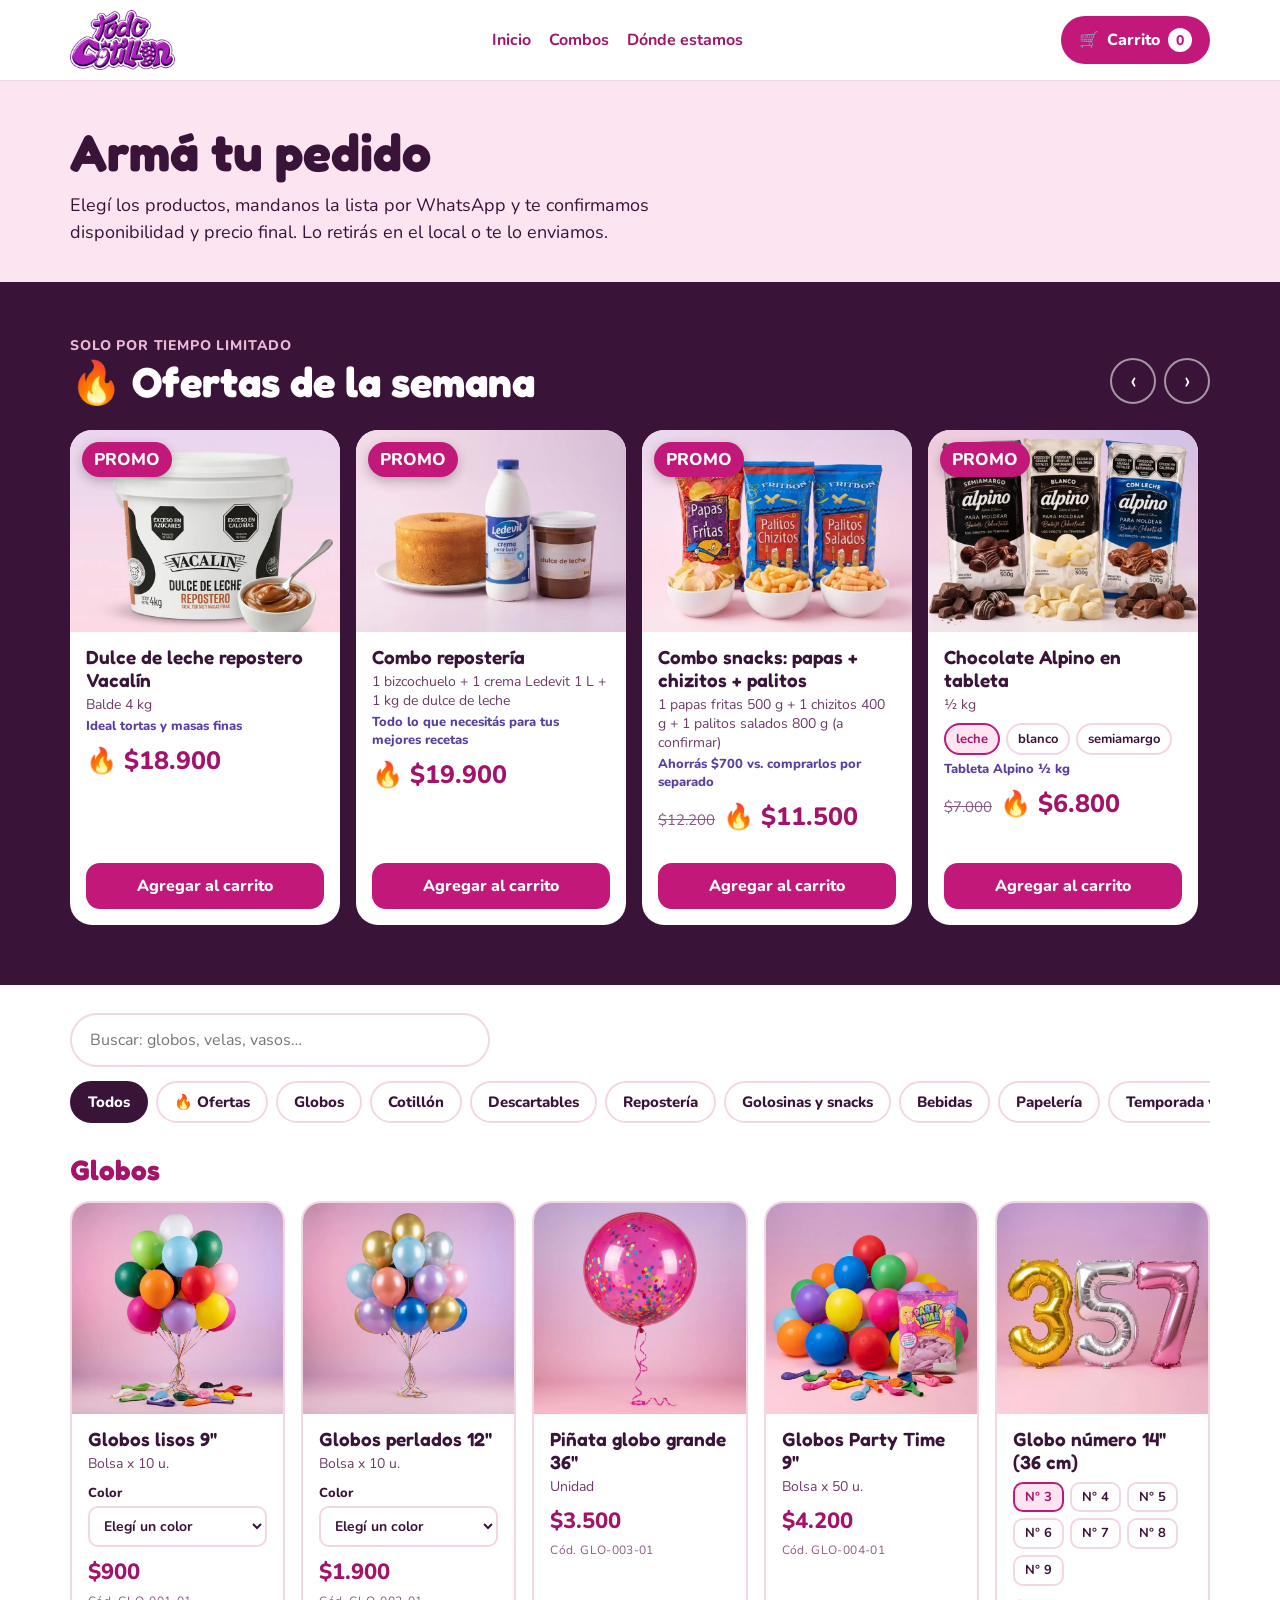
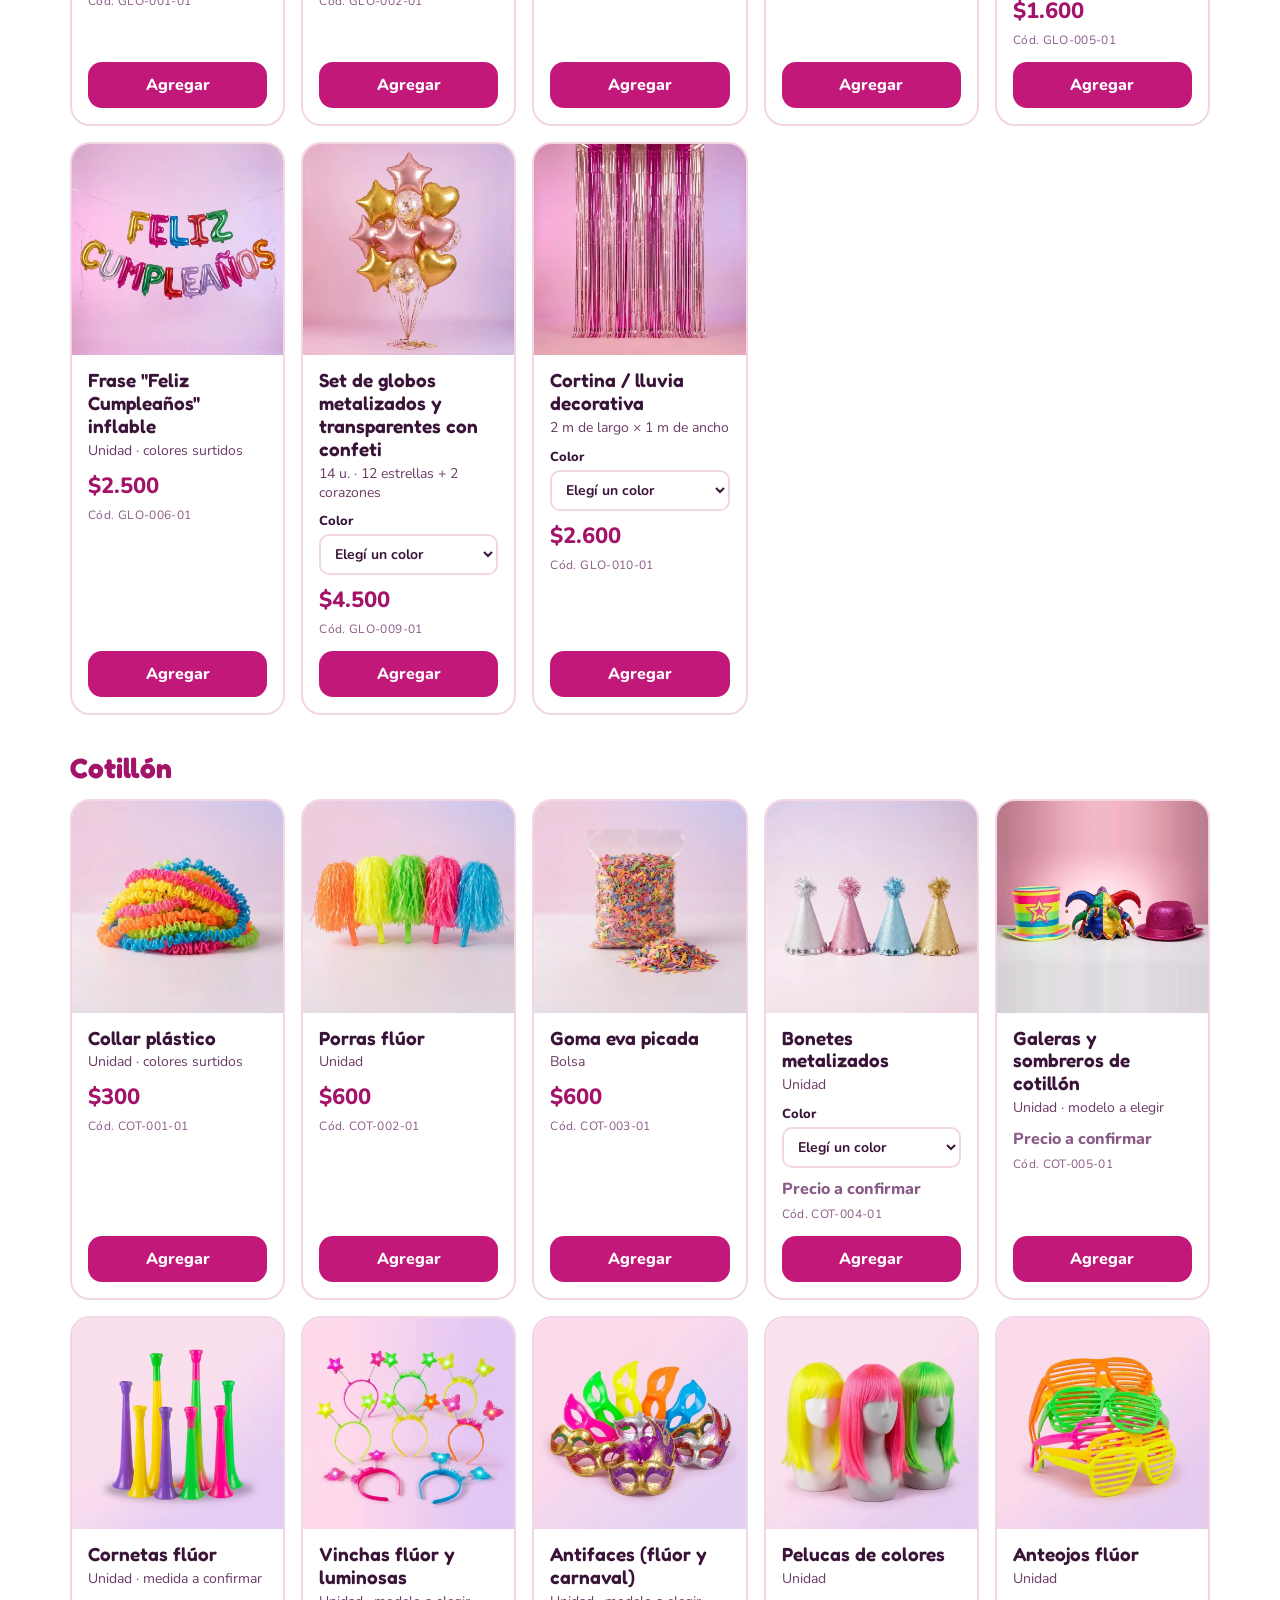
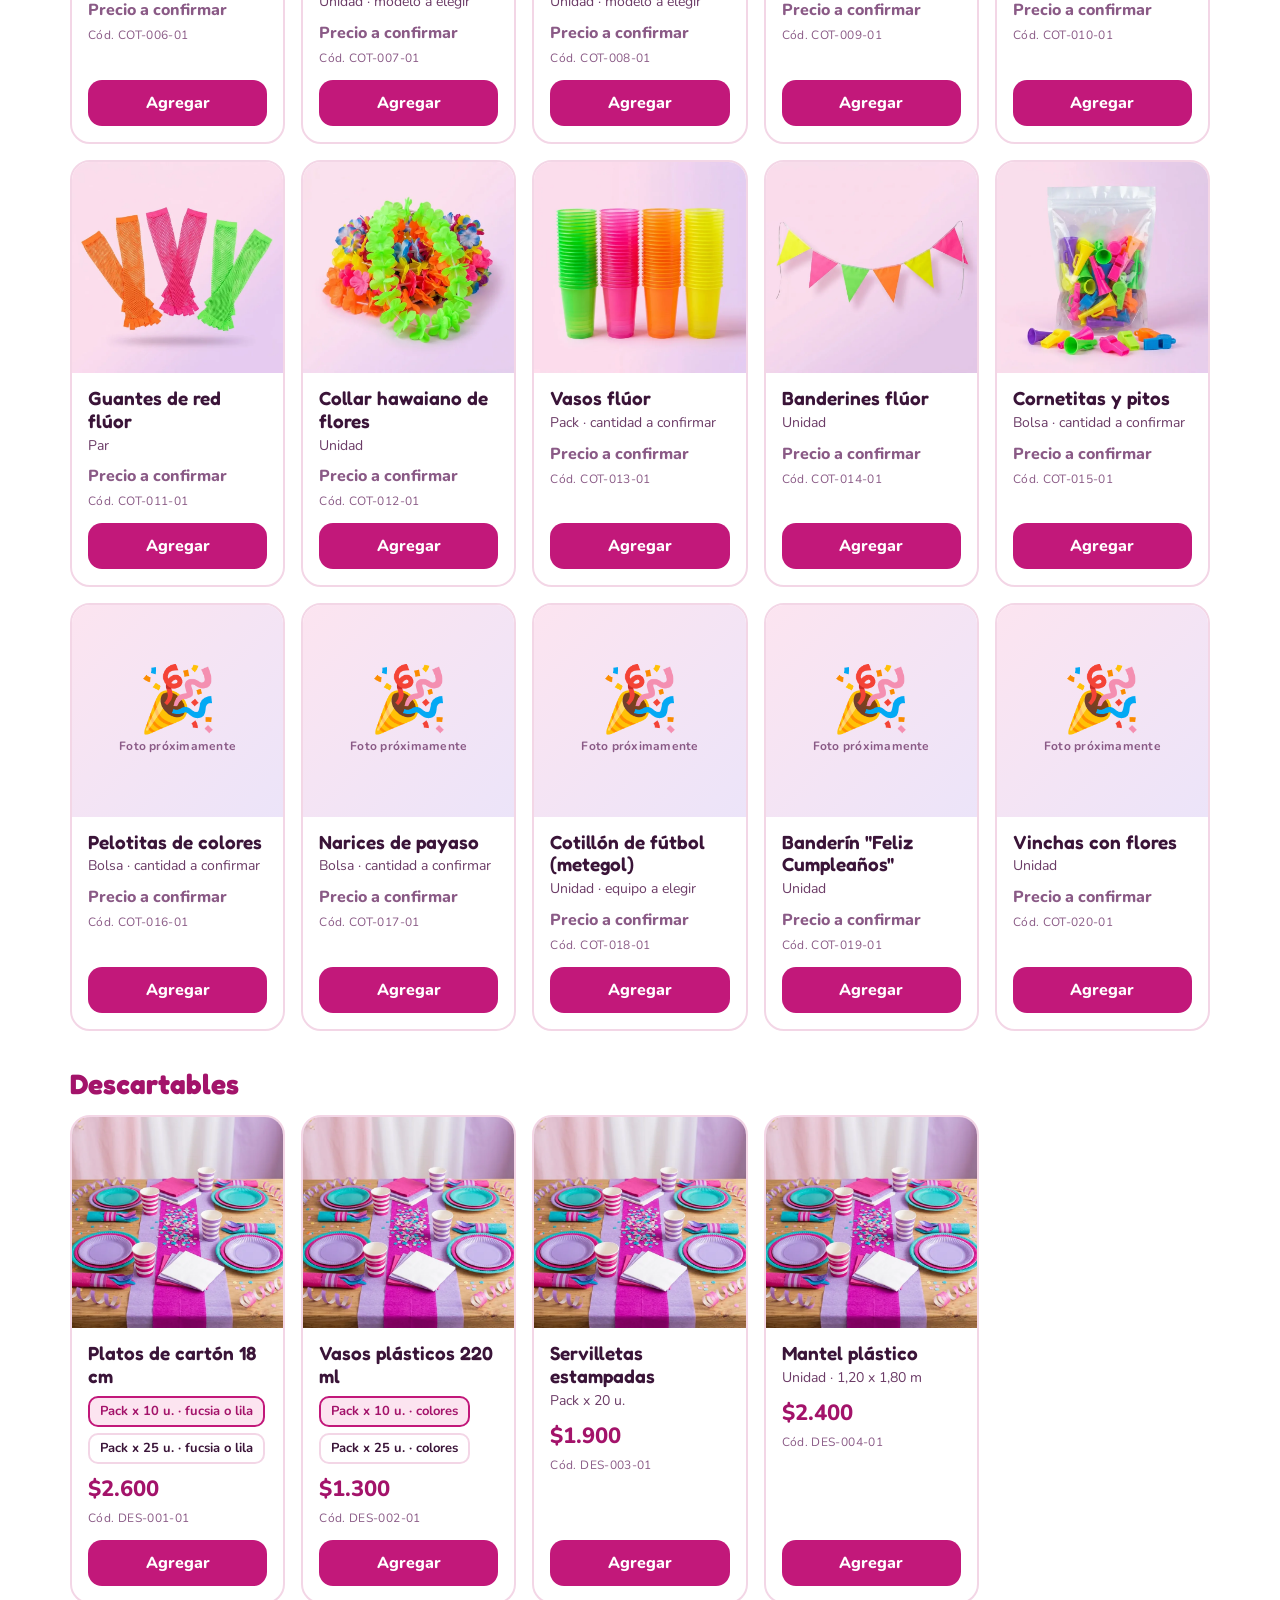
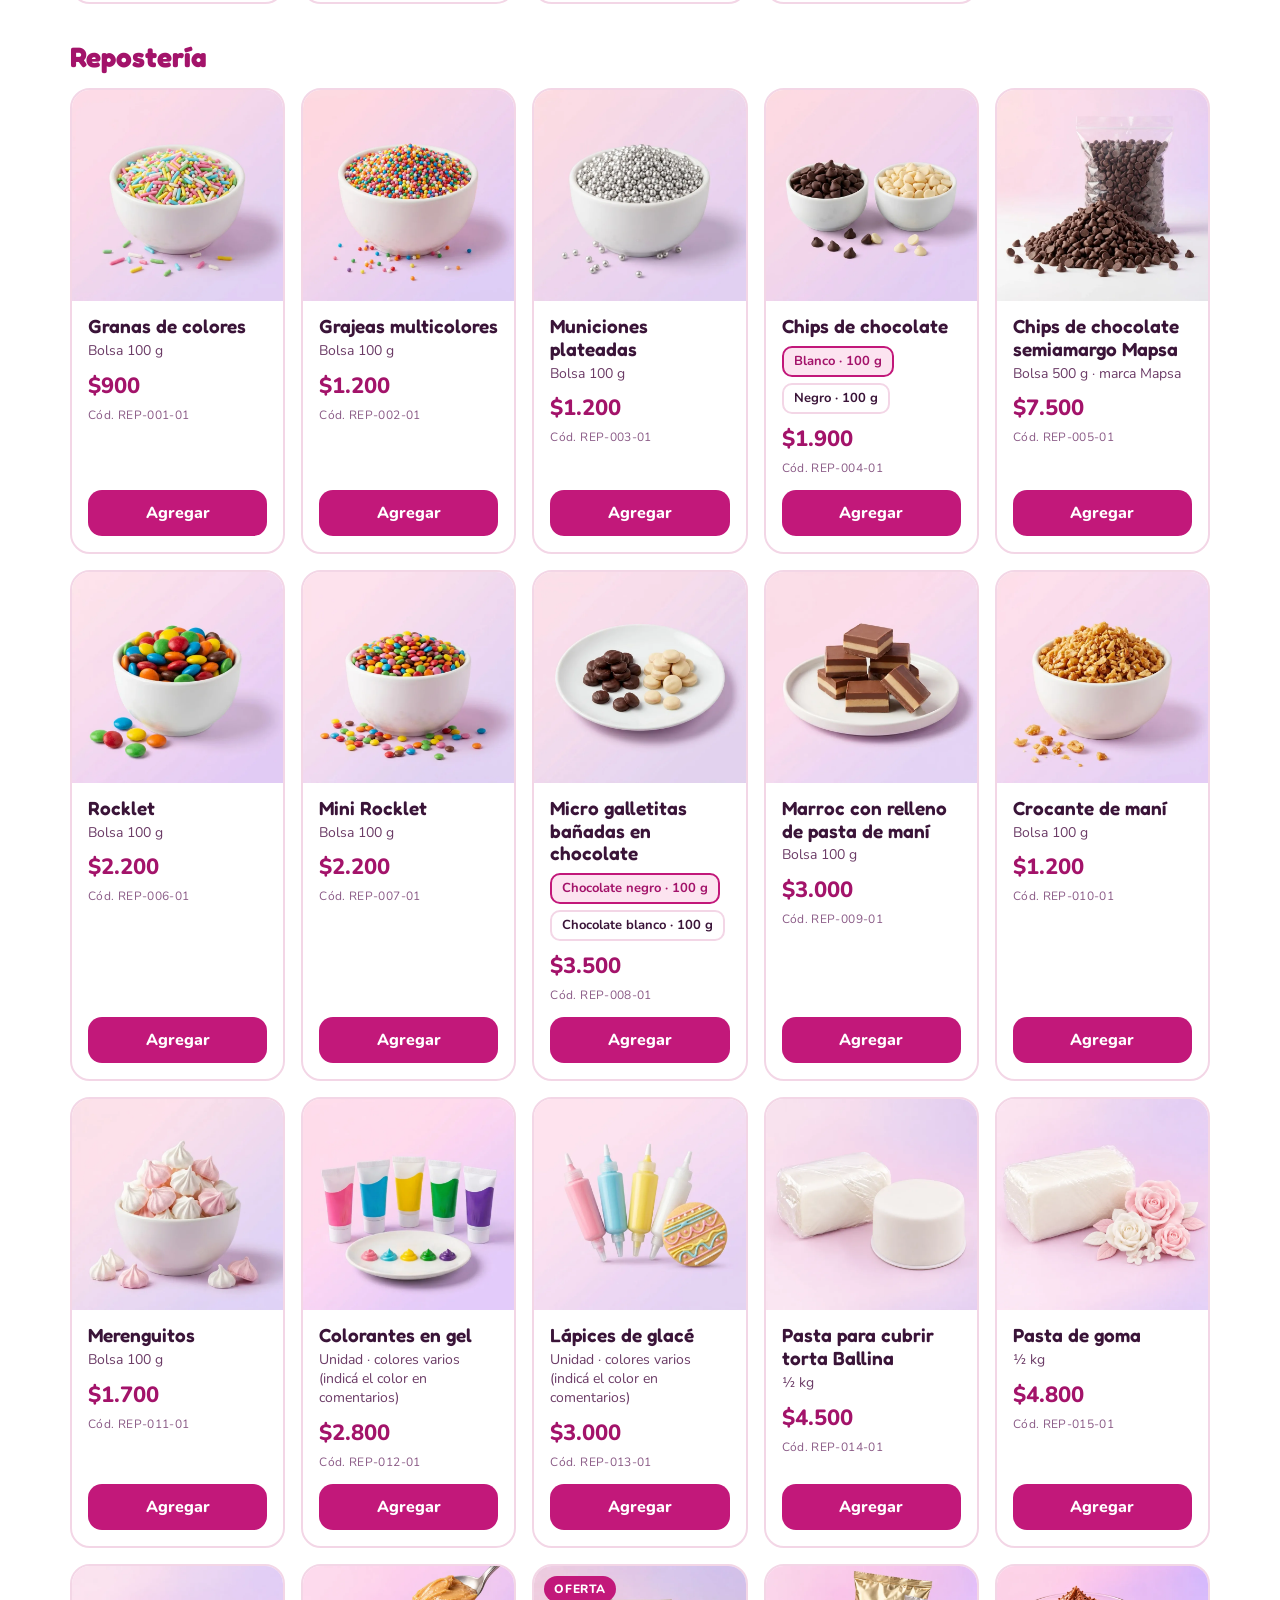
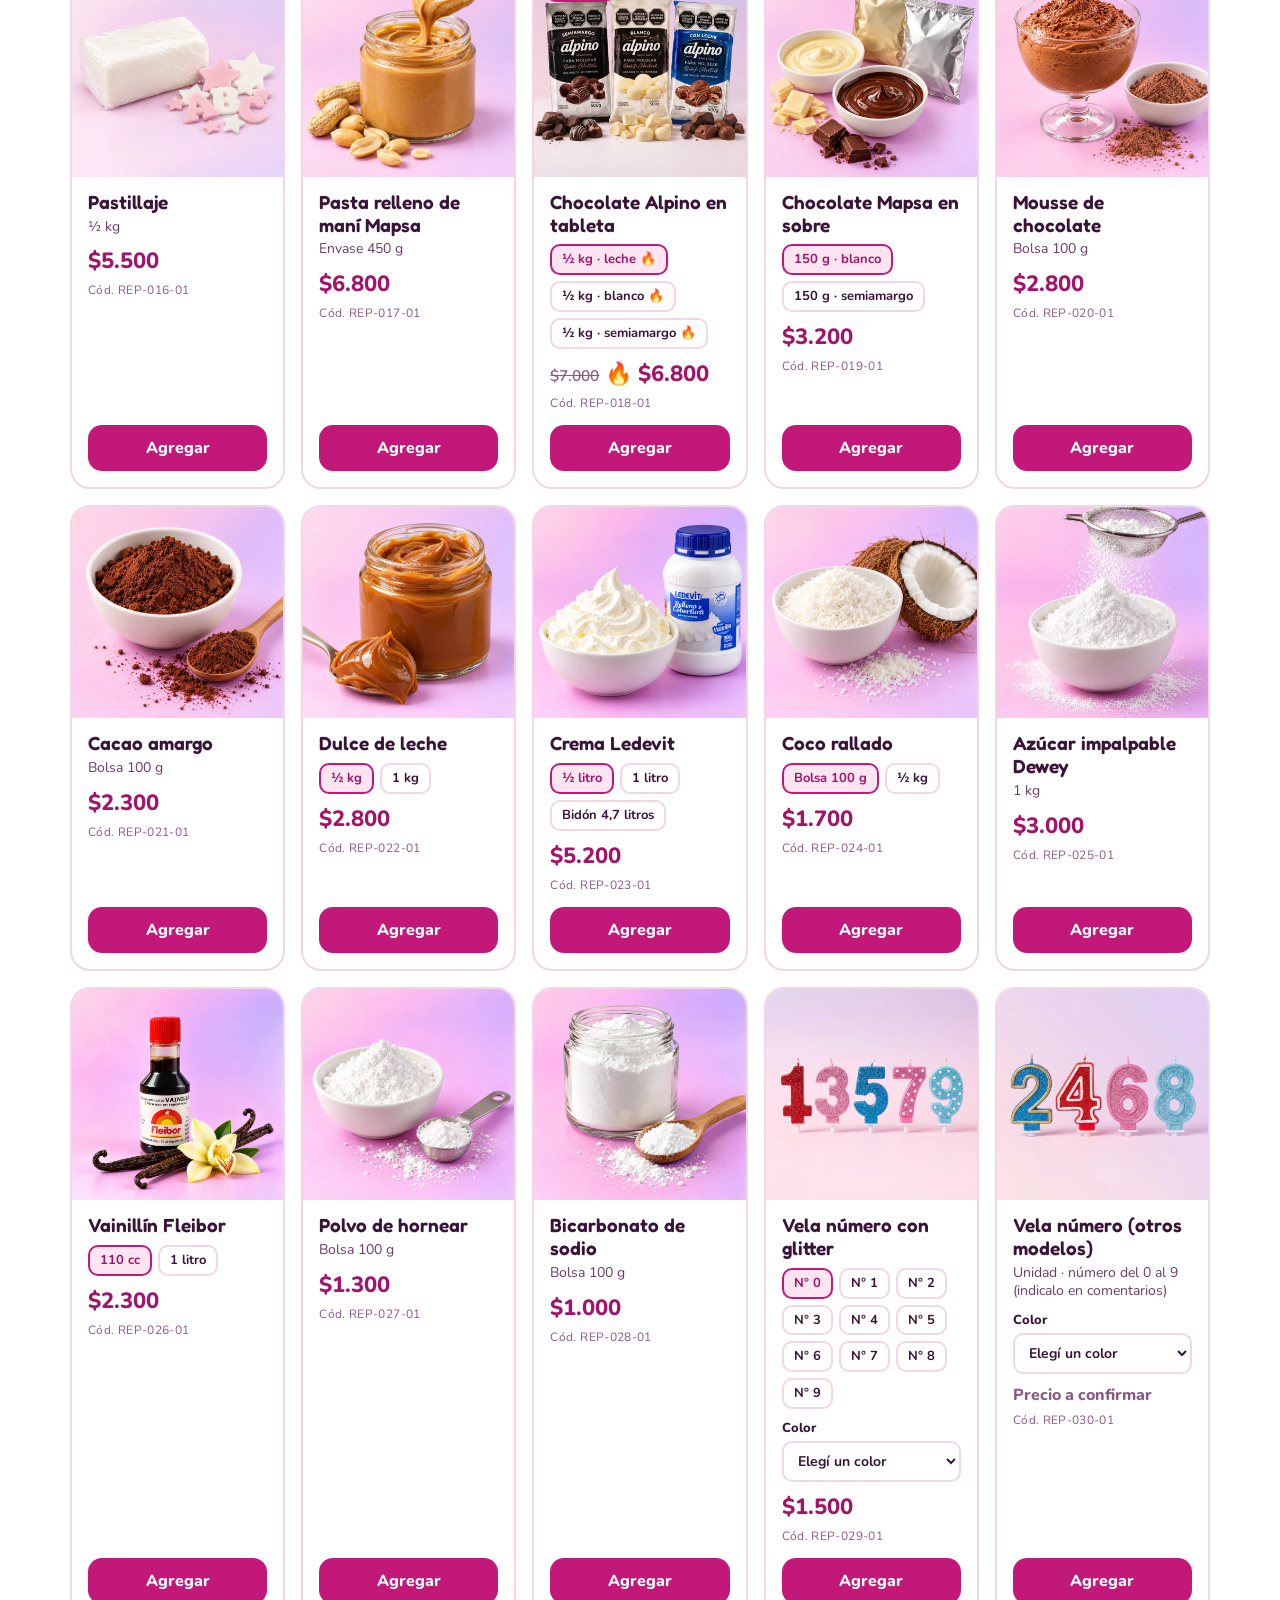
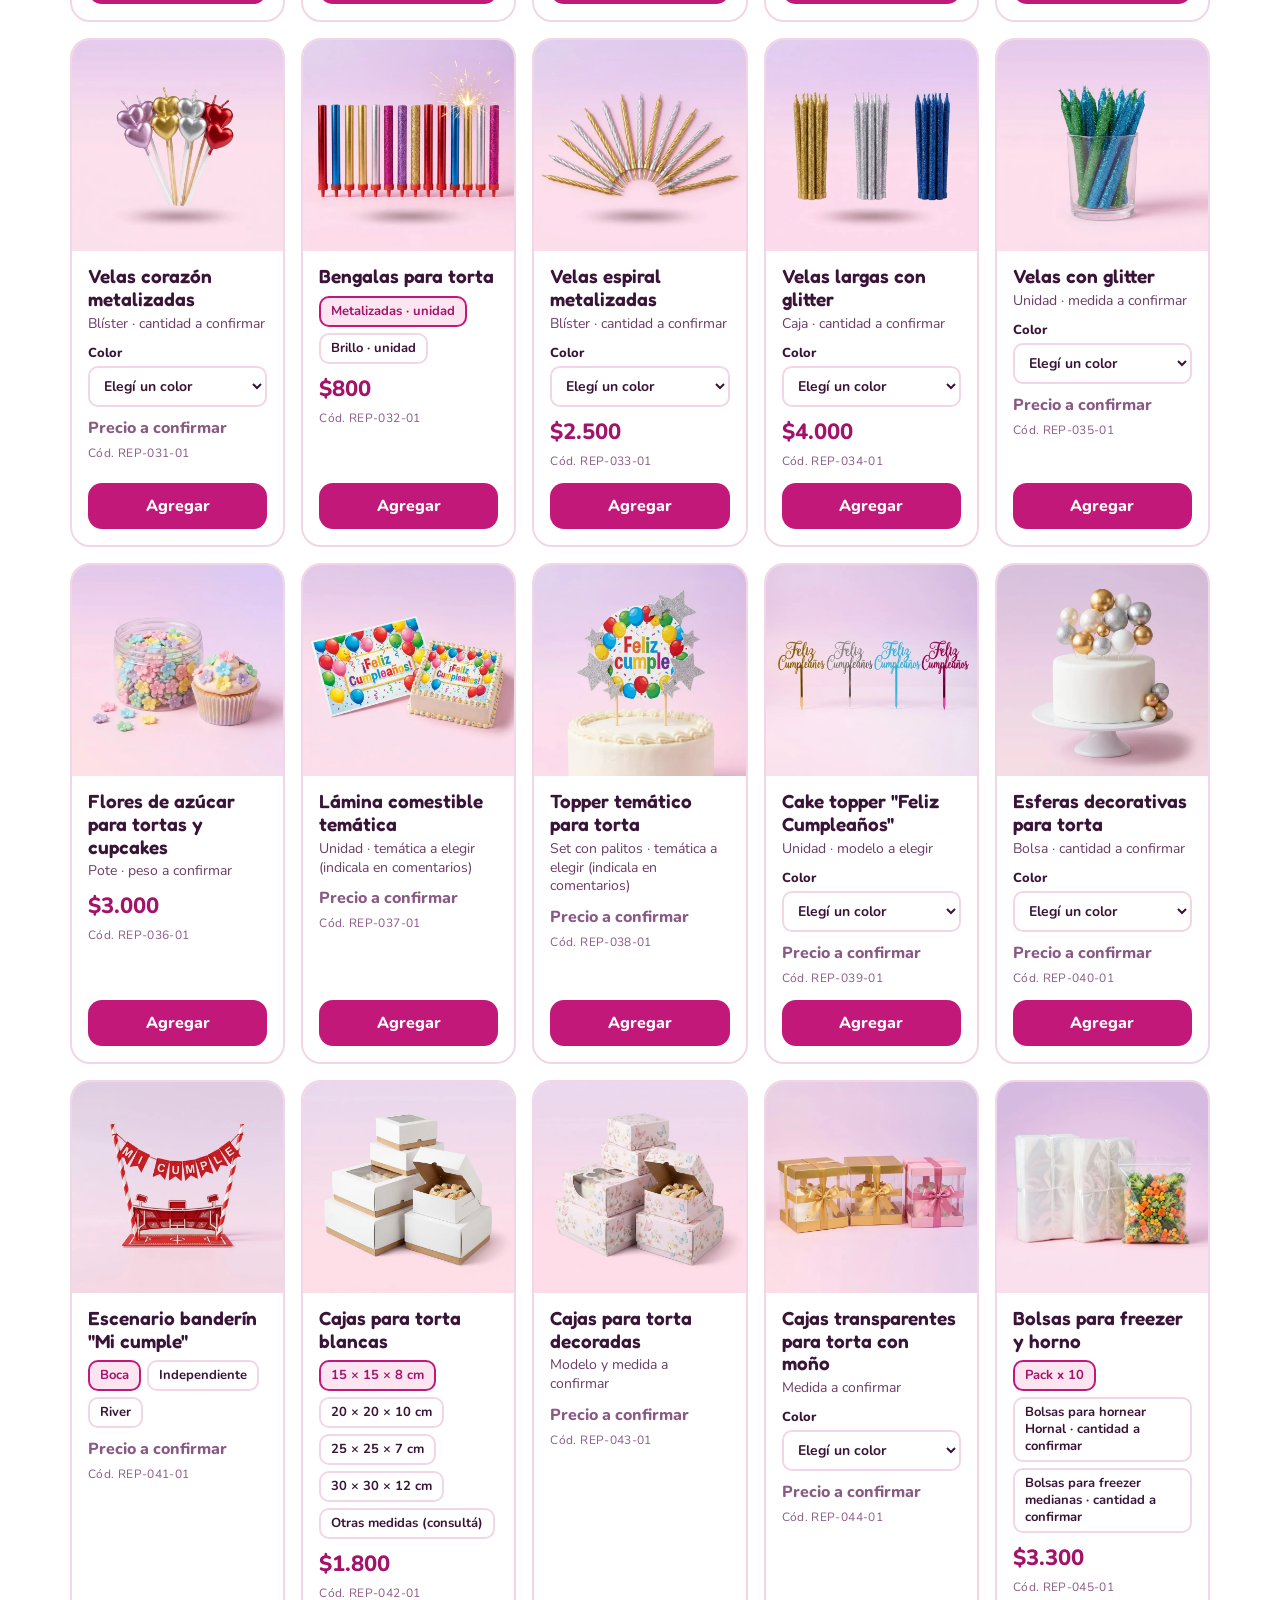
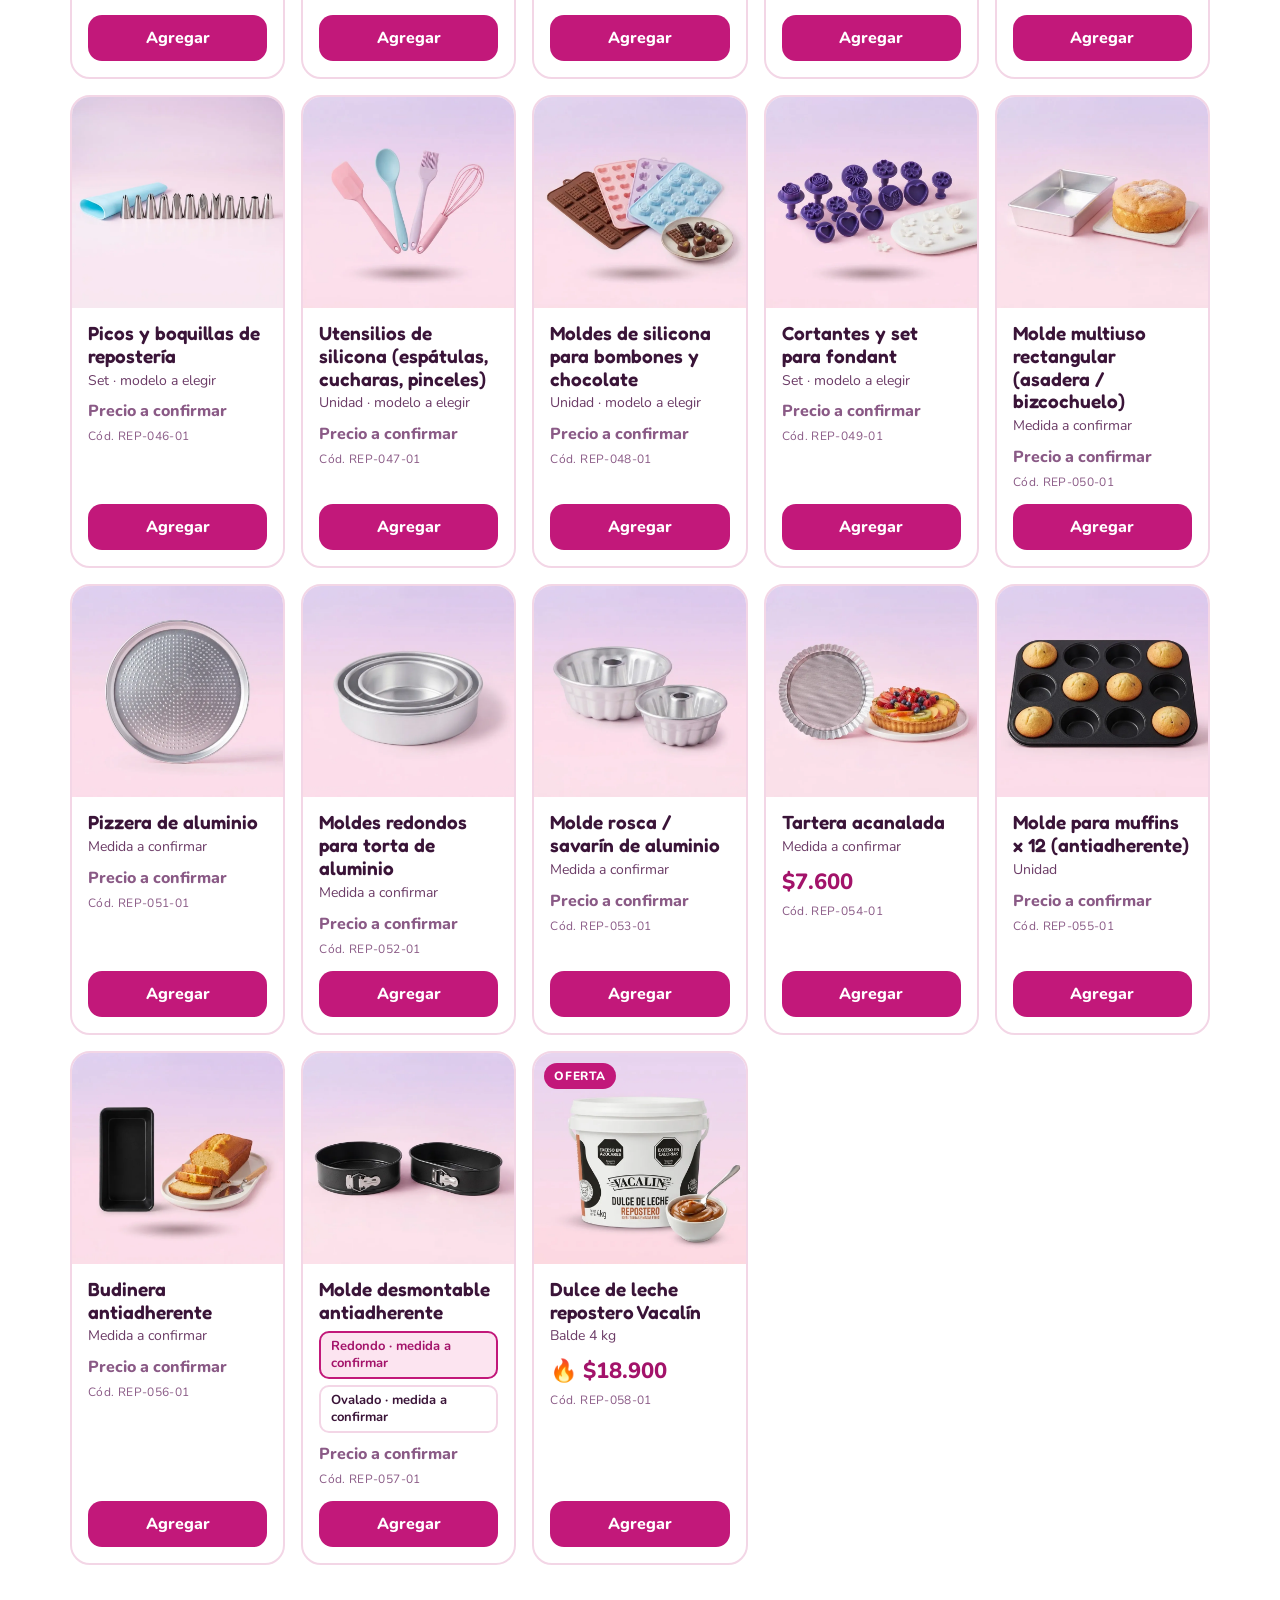
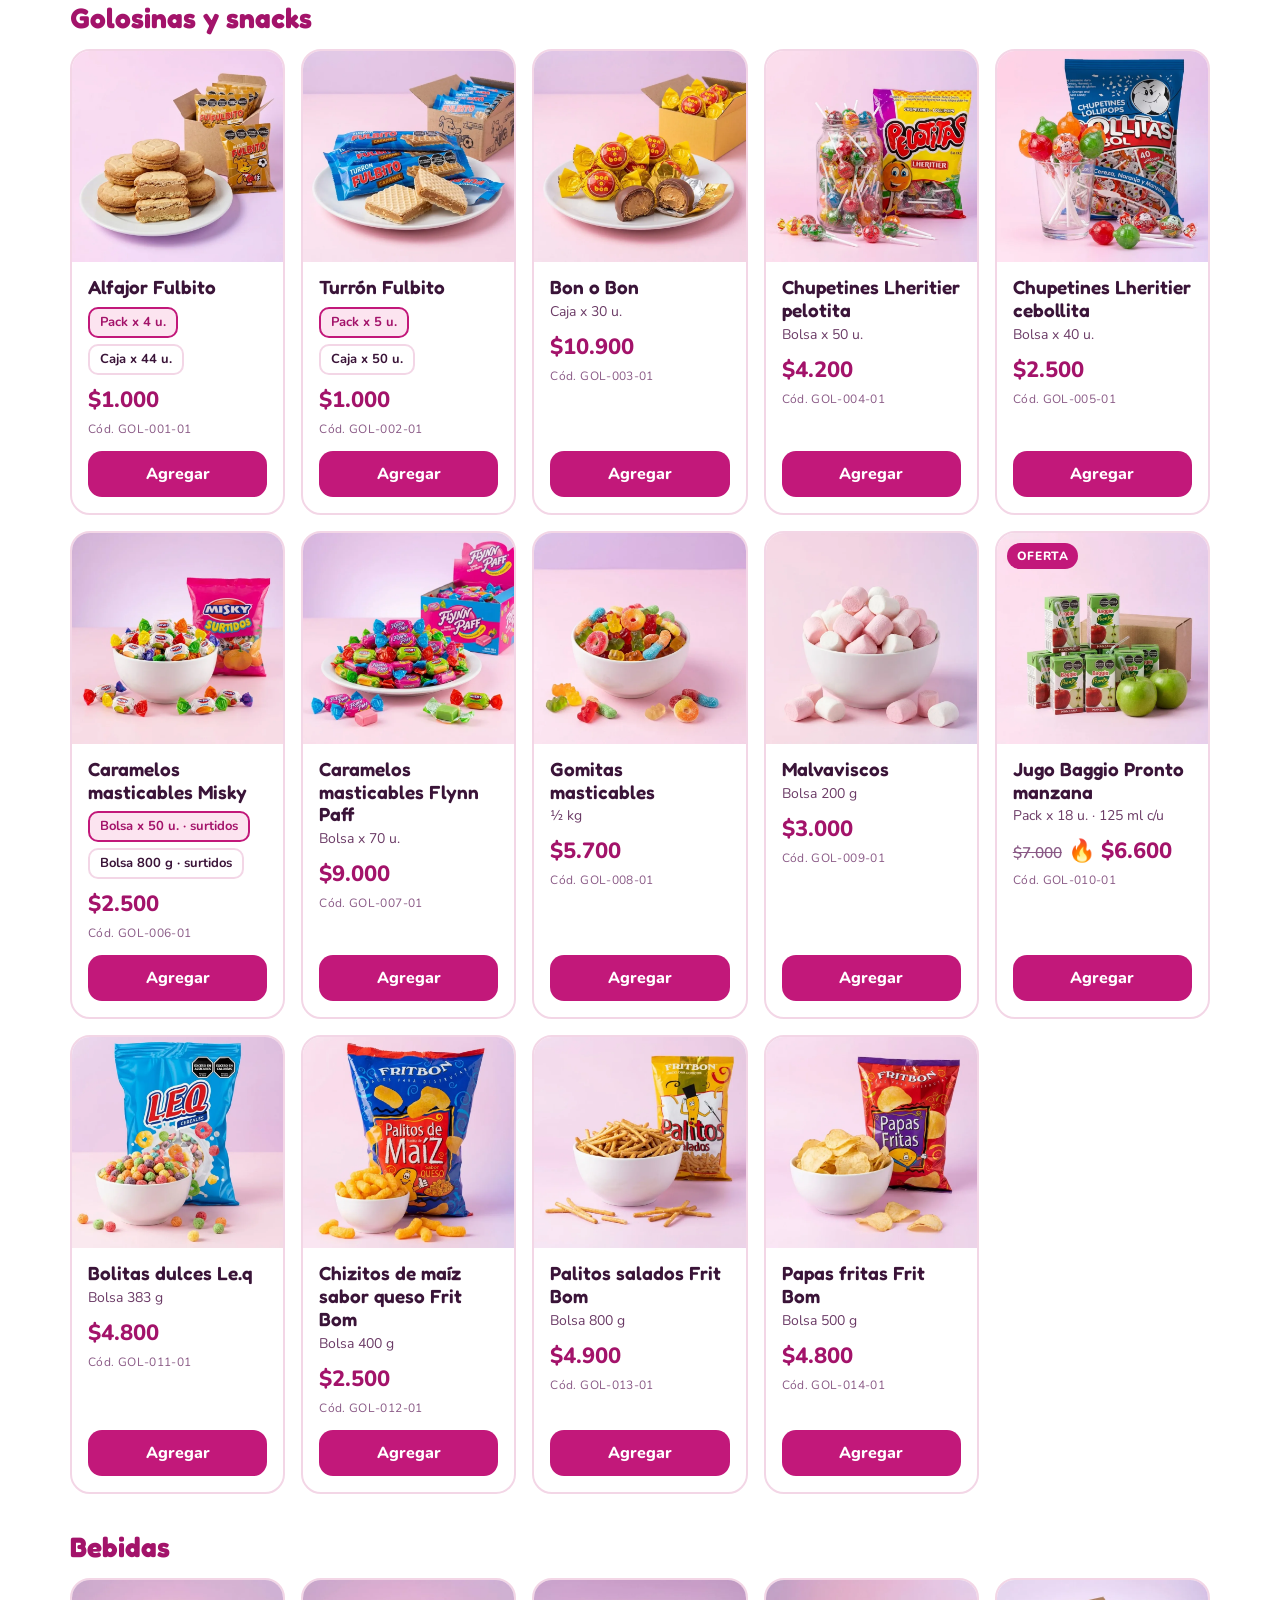
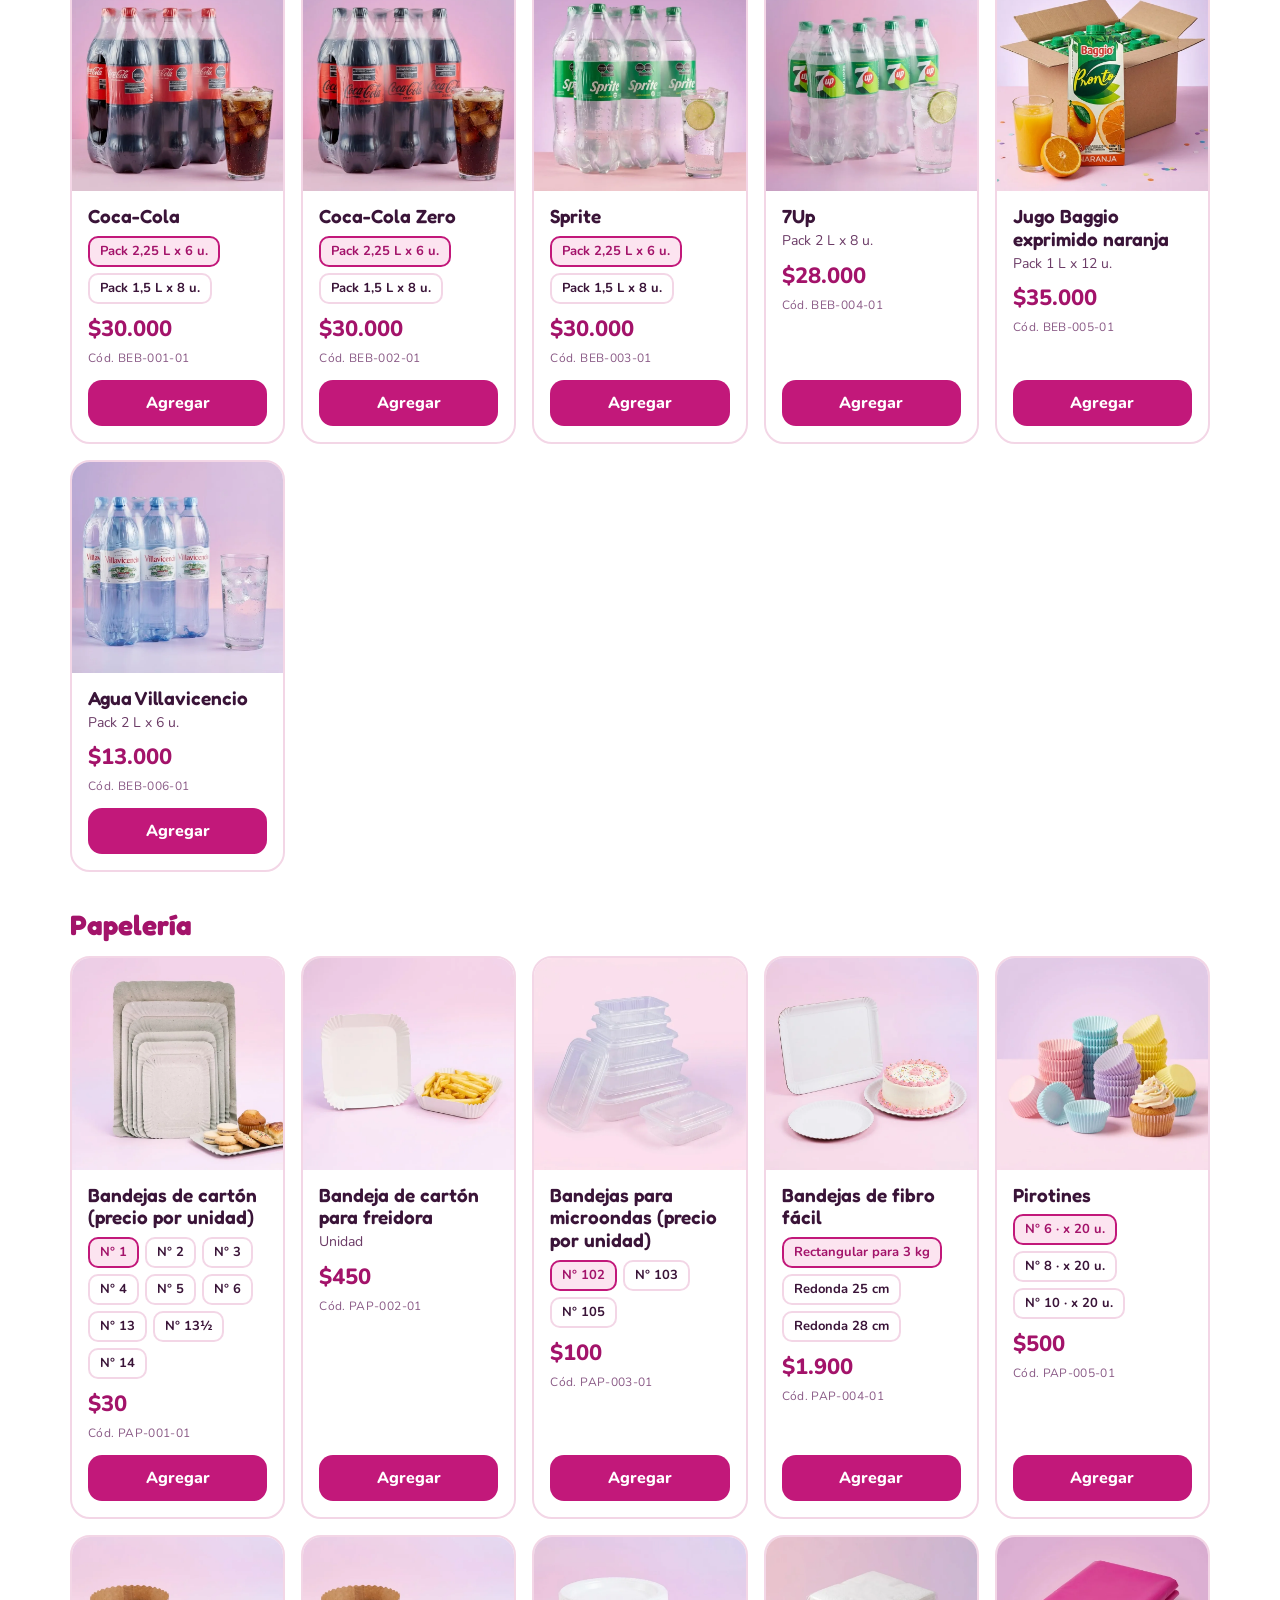
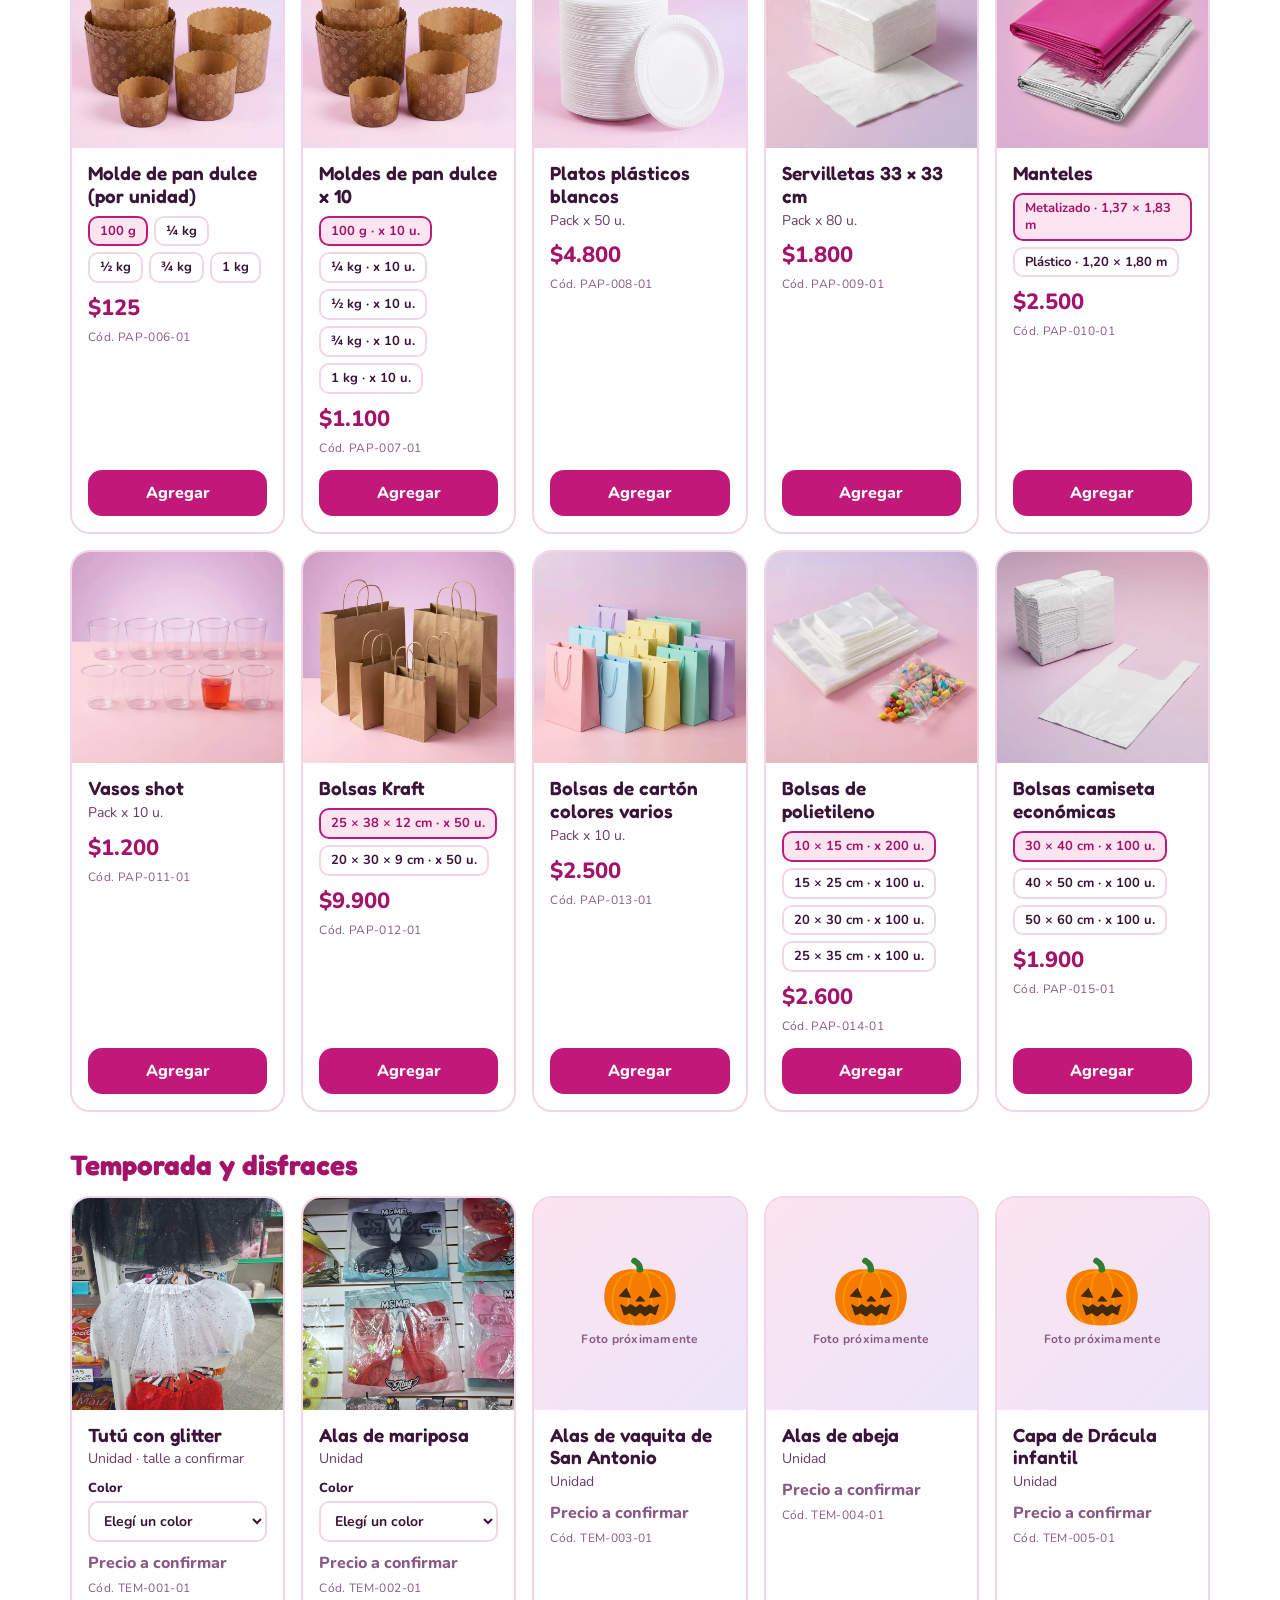
<file: tienda.html>
<!doctype html>
<html lang="es">
<head>
<meta charset="utf-8">
<meta name="viewport" content="width=device-width, initial-scale=1">
<title>Tienda | Todo Cotillón · Villa Domínico, Avellaneda</title>
<meta name="description" content="Armá tu pedido de cotillón, globos, repostería, golosinas y bebidas y mandalo por WhatsApp. Retiro en Villa Domínico, envío a domicilio o por mensajería.">
<meta name="theme-color" content="#C2187A">
<link rel="icon" href="data:image/svg+xml,%3Csvg xmlns='http://www.w3.org/2000/svg' viewBox='0 0 40 40'%3E%3Ccircle cx='16' cy='15' r='11' fill='%23C2187A'/%3E%3Ccircle cx='27' cy='19' r='9' fill='%239B7FD4'/%3E%3C/svg%3E">
<link rel="preconnect" href="https://fonts.googleapis.com">
<link rel="preconnect" href="https://fonts.gstatic.com" crossorigin>
<link href="https://fonts.googleapis.com/css2?family=Fredoka:wght@500;600;700&amp;family=Nunito:wght@400;600;700;800&amp;display=swap" rel="stylesheet">
<link rel="stylesheet" href="ofertas.css">
<style>
/* Mismos colores que index.html */
:root{--fucsia:#C2187A;--fucsia-osc:#A3136A;--uva:#3A1438;--rosa:#FCE4F0;--lila:#ECE4F9;--borde:#F3D6E6;--verde:#1F8F4E}
*{box-sizing:border-box}
html{scroll-behavior:smooth}
body{margin:0;background:#FFFFFF;color:var(--uva);font-family:'Nunito',system-ui,sans-serif;overflow-x:hidden}
a{color:var(--fucsia-osc)}a:hover{color:#7A0E50}
img{max-width:100%}
h1,h2,h3,.titulo{font-family:'Fredoka',sans-serif}
button{font:inherit;cursor:pointer}
.contenedor{max-width:1180px;margin:0 auto;padding:0 20px}

header{background:#FFFFFF;border-bottom:1px solid var(--borde);position:sticky;top:0;z-index:20}
.header-in{display:flex;align-items:center;justify-content:space-between;gap:12px;padding-top:10px;padding-bottom:10px}
.header-in nav{display:flex;gap:4px 18px;flex-wrap:wrap;font-weight:700}
.header-in nav a{text-decoration:none;padding:8px 0}
.btn-carrito{display:flex;align-items:center;gap:8px;background:var(--fucsia);color:#FFFFFF;border:0;font-weight:800;padding:12px 18px;border-radius:999px;font-size:16px}
.btn-carrito:hover{background:var(--fucsia-osc)}
.burbuja{background:#FFFFFF;color:var(--fucsia);border-radius:999px;min-width:24px;height:24px;padding:0 6px;display:inline-flex;align-items:center;justify-content:center;font-size:14px}

.intro{background:var(--rosa)}
.intro .contenedor{padding-top:44px;padding-bottom:36px;display:flex;flex-direction:column;gap:12px}
.intro h1{margin:0;font-size:clamp(34px,5vw,52px);line-height:1.05}
.intro p{margin:0;font-size:18px;line-height:1.5;max-width:640px}

.filtros{display:flex;flex-direction:column;gap:14px;padding-top:28px;padding-bottom:8px}
.buscador{width:100%;max-width:420px;padding:14px 18px;border:2px solid var(--borde);border-radius:999px;font:inherit;font-size:16px;color:var(--uva)}
.buscador:focus{outline:none;border-color:var(--fucsia)}
.chips{display:flex;gap:8px;overflow-x:auto;padding-bottom:6px;scrollbar-width:thin}
.chip{flex:none;border:2px solid var(--borde);background:#FFFFFF;color:var(--uva);font-weight:800;padding:9px 16px;border-radius:999px;font-size:15px}
.chip[aria-pressed="true"]{background:var(--uva);border-color:var(--uva);color:#FFFFFF}

.catalogo{padding-top:16px;padding-bottom:120px;display:flex;flex-direction:column;gap:36px}
.catalogo h2{margin:0 0 14px;font-size:28px;color:var(--fucsia-osc)}
.grilla{display:grid;grid-template-columns:repeat(auto-fill,minmax(200px,1fr));gap:16px}
.producto{border:2px solid var(--borde);border-radius:20px;overflow:hidden;display:flex;flex-direction:column;background:#FFFFFF;position:relative}
.etiqueta-oferta{position:absolute;top:10px;left:10px;background:var(--fucsia);color:#FFFFFF;font-weight:800;font-size:12px;letter-spacing:.05em;padding:5px 10px;border-radius:999px}
.producto .precio s,.item s{color:#8A5A86;font-weight:600;font-size:.7em}
.producto img{width:100%;aspect-ratio:1/1;object-fit:cover;display:block;background:var(--rosa)}
.producto .cuerpo{padding:14px 16px 16px;display:flex;flex-direction:column;gap:4px;flex-grow:1}
.producto h3{margin:0;font-size:19px;font-weight:600;line-height:1.2}
.producto .pres{font-size:14px;color:#6B3B66;line-height:1.35}
.producto .precio{font-size:22px;font-weight:800;color:var(--fucsia-osc);margin:6px 0 10px}
.producto .accion{margin-top:auto}
.btn-agregar{width:100%;background:var(--fucsia);color:#FFFFFF;border:0;font-weight:800;padding:12px;border-radius:14px;font-size:16px}
.btn-agregar:hover{background:var(--fucsia-osc)}
.cantidad{display:flex;align-items:center;justify-content:space-between;border:2px solid var(--fucsia);border-radius:14px;overflow:hidden}
.cantidad button{background:var(--rosa);border:0;color:var(--fucsia-osc);font-weight:800;font-size:22px;width:46px;height:44px}
.cantidad button:hover{background:var(--borde)}
.cantidad span{font-weight:800;font-size:17px}
.opciones{display:flex;flex-wrap:wrap;gap:6px;margin-top:4px}
.opcion{border:2px solid var(--borde);background:#FFFFFF;color:var(--uva);font-size:13px;font-weight:700;padding:5px 10px;border-radius:10px;text-align:left;line-height:1.3}
.opcion[aria-pressed="true"]{border-color:var(--fucsia);background:var(--rosa);color:var(--fucsia-osc)}
.producto .codigo{font-size:12px;color:#8A5A86;margin:-8px 0 10px;letter-spacing:.03em}
.sin-foto{width:100%;aspect-ratio:1/1;background:linear-gradient(135deg,var(--rosa),var(--lila));display:flex;flex-direction:column;align-items:center;justify-content:center;gap:6px}
.sin-foto span{font-size:64px;line-height:1}
.sin-foto small{font-size:12px;font-weight:700;color:#8A5A86;letter-spacing:.02em}
.sin-foto.chico{width:64px;height:64px;aspect-ratio:auto;border-radius:12px}
.sin-foto.chico span{font-size:30px}
.color-sel{display:flex;flex-direction:column;gap:4px;font-size:13px;font-weight:800;margin-top:6px}
.color-sel select{font:inherit;font-size:14px;font-weight:700;padding:8px 10px;border:2px solid var(--borde);border-radius:10px;background:#FFFFFF;color:var(--uva)}
.color-sel select.falta{border-color:var(--fucsia);box-shadow:0 0 0 3px rgba(194,24,122,.2)}
.producto .precio.a-confirmar{font-size:16px;color:#8A5A86;font-weight:800}
.vacio-busqueda{font-size:18px;padding:30px 0}

/* Barra inferior con el resumen */
.barra{position:fixed;left:0;right:0;bottom:0;z-index:15;padding:12px 16px calc(12px + env(safe-area-inset-bottom));background:var(--uva);display:none}
.barra.visible{display:block}
.barra button{max-width:640px;margin:0 auto;width:100%;display:flex;justify-content:space-between;align-items:center;gap:12px;background:var(--fucsia);color:#FFFFFF;border:0;border-radius:16px;padding:14px 18px;font-weight:800;font-size:17px}

/* Panel del carrito */
.fondo{position:fixed;inset:0;background:rgba(58,20,56,.45);z-index:30;opacity:0;pointer-events:none;transition:opacity .2s}
.fondo.abierto{opacity:1;pointer-events:auto}
.panel{position:fixed;top:0;right:0;height:100%;width:min(440px,100%);background:#FFFFFF;z-index:31;display:flex;flex-direction:column;transform:translateX(100%);transition:transform .25s ease}
.panel.abierto{transform:none}
.panel-cab{display:flex;align-items:center;justify-content:space-between;padding:18px 20px;border-bottom:1px solid var(--borde)}
.panel-cab h2{margin:0;font-size:26px}
.cerrar{background:var(--rosa);border:0;width:42px;height:42px;border-radius:999px;font-size:24px;color:var(--uva);line-height:1}
.panel-cuerpo{flex:1;overflow-y:auto;padding:8px 20px 20px}
.item{display:grid;grid-template-columns:64px 1fr;gap:12px;padding:14px 0;border-bottom:1px solid var(--borde)}
.item img{width:64px;height:64px;object-fit:cover;border-radius:12px}
.item .nombre{font-weight:800;line-height:1.25}
.item .pres{font-size:13px;color:#6B3B66}
.item .fila{display:flex;align-items:center;justify-content:space-between;gap:10px;margin-top:8px}
.item .cantidad{width:120px}
.item .cantidad button{width:36px;height:34px;font-size:19px}
.item .subtotal{font-weight:800}
.quitar{background:none;border:0;color:#8A5A86;font-size:13px;text-decoration:underline;padding:4px 0}
.total{display:flex;justify-content:space-between;align-items:baseline;padding:16px 0 4px;font-size:18px;font-weight:800}
.total strong{font-size:26px;color:var(--fucsia-osc)}
.aviso{font-size:13px;color:#6B3B66;line-height:1.45;margin:0 0 16px}
.form{display:flex;flex-direction:column;gap:12px;background:var(--lila);border-radius:18px;padding:16px}
.form h3{margin:0;font-size:20px}
.form label{display:flex;flex-direction:column;gap:5px;font-weight:700;font-size:14px}
.form input,.form textarea{font:inherit;font-size:16px;padding:11px 12px;border:2px solid #D8CCF0;border-radius:12px;background:#FFFFFF;color:var(--uva)}
.form input:focus,.form textarea:focus{outline:none;border-color:#7A5BC0}
.form textarea{min-height:70px;resize:vertical}
.grupo{border:0;margin:0;padding:0;display:flex;flex-direction:column;gap:8px;min-width:0}
.grupo legend{font-weight:800;font-size:15px;margin-bottom:8px;padding:0}
.sin-recargo{font-weight:700;font-size:13px;color:#1F8F4E;margin-left:4px}
.form .radio{flex-direction:row;align-items:flex-start;gap:10px;background:#FFFFFF;border:2px solid #D8CCF0;border-radius:12px;padding:10px 12px;cursor:pointer;font-weight:600}
.form .radio:has(input:checked){border-color:#7A5BC0;background:#F6F2FD}
.form .radio input{margin:2px 0 0;accent-color:#7A5BC0;width:18px;height:18px;flex:none;padding:0}
.radio span{display:flex;flex-direction:column;gap:2px;font-size:15px}
.radio small{font-weight:600;color:#6B3B66;font-size:13px;line-height:1.35}
.pagos{display:flex;flex-wrap:wrap;gap:8px}
.form .radio.chico{padding:8px 12px;align-items:center}
.form .radio.chico input{margin:0}
.extra{display:flex;flex-direction:column;gap:12px;border-left:3px solid #7A5BC0;padding-left:12px}
.extra[hidden]{display:none}
.enviar{background:var(--verde);color:#FFFFFF;border:0;font-weight:800;font-size:17px;padding:15px;border-radius:14px}
.enviar:hover{background:#18763F}
.vaciar{background:none;border:0;color:#8A5A86;text-decoration:underline;font-size:14px;align-self:center;padding:6px}
.carrito-vacio{text-align:center;padding:50px 10px;display:flex;flex-direction:column;gap:12px;align-items:center}
.carrito-vacio .titulo{font-size:22px;font-weight:700}
.listo{background:#E3F4EA;border-radius:14px;padding:12px 14px;font-weight:700;color:#14532D;font-size:15px}

footer{background:var(--uva);color:#F4E6F0}
footer .contenedor{padding-top:30px;padding-bottom:30px;display:flex;flex-wrap:wrap;justify-content:space-between;gap:12px;font-size:15px}
footer a{color:#FFFFFF;font-weight:700}

@media (max-width:640px){
  .header-in nav{display:none}
  .btn-carrito .txt{display:none}
  .grilla{grid-template-columns:repeat(2,minmax(0,1fr));gap:12px}
  .producto .cuerpo{padding:12px}
  .producto h3{font-size:16px}
  .producto .pres{font-size:13px}
  .producto .precio{font-size:19px}
  .cantidad button{width:38px}
}
</style>
</head>
<body>

<header>
<div class="contenedor header-in">
<a href="index.html" style="display:flex;align-items:center;text-decoration:none"><img src="img/logo.webp" alt="Todo Cotillón" width="122" height="70" style="height:60px;width:auto;display:block"></a>
<nav aria-label="Principal">
<a href="index.html">Inicio</a>
<a href="index.html#combos">Combos</a>
<a href="index.html#ubicacion">Dónde estamos</a>
</nav>
<button class="btn-carrito" type="button" data-abrir-carrito aria-label="Ver carrito"><span aria-hidden="true">🛒</span><span class="txt">Carrito</span><span class="burbuja" id="contador">0</span></button>
</div>
</header>

<section class="intro">
<div class="contenedor">
<h1>Armá tu pedido</h1>
<p>Elegí los productos, mandanos la lista por WhatsApp y te confirmamos disponibilidad y precio final. Lo retirás en el local o te lo enviamos.</p>
</div>
</section>

<section class="of" id="ofertas" hidden></section>

<div class="contenedor filtros">
<input class="buscador" id="buscador" type="search" placeholder="Buscar: globos, velas, vasos…" aria-label="Buscar productos">
<div class="chips" id="chips" role="group" aria-label="Categorías"></div>
</div>

<main class="contenedor catalogo" id="catalogo"></main>

<div class="barra" id="barra"><button type="button" data-abrir-carrito><span id="barra-cant">Ver carrito</span><span id="barra-total"></span></button></div>

<div class="fondo" id="fondo"></div>
<aside class="panel" id="panel" aria-label="Carrito" aria-hidden="true">
<div class="panel-cab"><h2>Tu pedido</h2><button class="cerrar" type="button" id="cerrar" aria-label="Cerrar carrito">×</button></div>
<div class="panel-cuerpo" id="panel-cuerpo"></div>
</aside>

<footer>
<div class="contenedor">
<span>Centenario Uruguayo 1543 · Villa Domínico, Avellaneda</span>
<span>Lunes a sábados 8:30–13 h y 16:30–20:30 h</span>
<a href="https://www.instagram.com/todocotillon2020">Instagram @todocotillon2020</a>
</div>
</footer>

<script src="productos.js"></script>
<script src="ofertas.js"></script>
<script>
// Número del local que recibe los pedidos (código de país + área sin 0 + número sin 15)
const WHATSAPP = "5491134522786";
const CLAVE = "todocotillon-carrito-v2";

// Formas de entrega y medios de pago que se ofrecen en el carrito
const ENTREGAS = [
  { id: "retiro", icono: "🏬", nombre: "Retiro en el local", detalle: "Centenario Uruguayo 1543, Villa Domínico. Sin cargo." },
  { id: "domicilio", icono: "🛵", nombre: "Envío a domicilio", detalle: "Avellaneda y alrededores. El envío se suma al total según la zona." },
  { id: "mensajeria", icono: "📦", nombre: "Envío por mensajería", detalle: "Lo retirás en una sucursal de mensajería. Con cargo." },
];
const PAGOS = ["Efectivo", "Transferencia", "Tarjeta de crédito", "Tarjeta de débito", "QR"];

const $ = id => document.getElementById(id);
const plata = n => "$" + n.toLocaleString("es-AR");
const esc = s => String(s).replace(/[&<>"]/g, c => ({ "&": "&amp;", "<": "&lt;", ">": "&gt;", '"': "&quot;" }[c]));
const sinTildes = s => s.toLowerCase().normalize("NFD").replace(/[̀-ͯ]/g, "");

// La categoría sale de las 3 primeras letras del código (GLO-001 → GLO)
const visibles = PRODUCTOS.filter(p => !p.oculto);
const nombreCat = Object.fromEntries(CATEGORIAS.map(c => [c.codigo, c.nombre]));
// Foto del producto o, si todavía no tiene, un recuadro con el ícono de su categoría
const iconoCat = Object.fromEntries(CATEGORIAS.map(c => [c.codigo, c.icono || "🎉"]));
const imagen = (p, alt, chico) => p.foto
  ? `<img src="${esc(p.foto)}" alt="${esc(alt)}" loading="lazy">`
  : `<div class="sin-foto${chico ? " chico" : ""}" role="img" aria-label="${esc(alt)}"><span>${iconoCat[p.codigo.slice(0, 3)]}</span>${chico ? "" : "<small>Foto próximamente</small>"}</div>`;
// porId: código de presentación → datos para el carrito
// Si la presentación está en oferta hoy, el precio que se cobra es el de oferta
const ofertas = Ofertas.porCodigo();
const porId = {};
for (const p of visibles) for (const pr of p.presentaciones)
  porId[pr.codigo] = { nombre: p.nombre, codigo: p.codigo, colores: p.colores, foto: p.foto, detalle: pr.detalle, precio: ofertas[pr.codigo] ? ofertas[pr.codigo].precio : pr.precio, normal: pr.precio, oferta: !!ofertas[pr.codigo] && ofertas[pr.codigo].precio < pr.precio };
// Presentación elegida en cada tarjeta (por defecto, la primera)
const elegida = Object.fromEntries(visibles.map(p => [p.codigo, p.presentaciones[0].codigo]));

// Productos con `colores`: el cliente elige uno en la tarjeta y la clave del carrito es "CÓDIGO|Color"
const colorElegido = {};
const separar = clave => { const [cod, color] = clave.split("|"); return { cod, color }; };
const info = clave => { const { cod, color } = separar(clave); return porId[cod] && { ...porId[cod], color }; };
// Clave del carrito para una presentación según el color elegido (null si falta elegirlo)
function claveDe(codPres) {
  const p = porId[codPres];
  if (!p.colores) return codPres;
  const c = colorElegido[p.codigo];
  return c ? codPres + "|" + c : null;
}

// Carrito: { clave: cantidad }. Se recuerda en el navegador del cliente.
let carrito = {};
try { carrito = JSON.parse(localStorage.getItem(CLAVE)) || {}; } catch (e) {}
for (const id in carrito) {
  const i = info(id);
  const valido = i && carrito[id] > 0 && (i.colores ? i.colores.includes(i.color) : !i.color);
  if (!valido) delete carrito[id];
}

let categoria = "Todos";
let busqueda = "";

function guardar() {
  try { localStorage.setItem(CLAVE, JSON.stringify(carrito)); } catch (e) {}
}

function cambiar(id, delta) {
  const n = (carrito[id] || 0) + delta;
  if (n > 0) carrito[id] = Math.min(n, 999); else delete carrito[id];
  guardar();
  actualizar();
}

function resumen() {
  let unidades = 0, total = 0, aConfirmar = 0;
  for (const id in carrito) {
    unidades += carrito[id];
    const precio = info(id).precio;
    if (precio == null) aConfirmar += carrito[id]; else total += carrito[id] * precio;
  }
  return { unidades, total, aConfirmar };
}

function controlCantidad(id) {
  return `<div class="cantidad"><button type="button" data-menos="${id}" aria-label="Quitar uno">−</button><span>${carrito[id]}</span><button type="button" data-mas="${id}" aria-label="Agregar uno">+</button></div>`;
}

function dibujarChips() {
  $("chips").innerHTML = [{ codigo: "Todos", nombre: "Todos" }, ...(Object.keys(ofertas).length ? [{ codigo: "OFERTAS", nombre: "🔥 Ofertas" }] : []), ...CATEGORIAS].map(c =>
    `<button type="button" class="chip" data-cat="${esc(c.codigo)}" aria-pressed="${c.codigo === categoria}">${esc(c.nombre)}</button>`).join("");
}

function tarjeta(p) {
  const sel = p.presentaciones.find(pr => pr.codigo === elegida[p.codigo]);
  const enOferta = pr => ofertas[pr.codigo] ? " 🔥" : "";
  const opciones = p.presentaciones.length > 1
    ? `<div class="opciones" role="group" aria-label="Presentación">` + p.presentaciones.map(pr =>
        `<button type="button" class="opcion" data-elegir="${pr.codigo}" data-prod="${p.codigo}" aria-pressed="${pr.codigo === sel.codigo}">${esc(pr.detalle)}${enOferta(pr)}</button>`).join("") + `</div>`
    : `<span class="pres">${esc(sel.detalle)}</span>`;
  const colores = p.colores
    ? `<label class="color-sel">Color<select data-color="${p.codigo}"><option value="">Elegí un color</option>${p.colores.map(c =>
        `<option${colorElegido[p.codigo] === c ? " selected" : ""}>${esc(c)}</option>`).join("")}</select></label>`
    : "";
  const clave = claveDe(sel.codigo);
  return `
      <article class="producto">
        ${p.presentaciones.some(pr => ofertas[pr.codigo]) ? `<span class="etiqueta-oferta">OFERTA</span>` : ""}
        ${imagen(p, p.nombre)}
        <div class="cuerpo">
          <h3>${esc(p.nombre)}</h3>
          ${opciones}
          ${colores}
          ${sel.precio == null ? `<span class="precio a-confirmar">Precio a confirmar</span>` : `<span class="precio">${ofertas[sel.codigo] ? (ofertas[sel.codigo].precio < sel.precio ? `<s>${plata(sel.precio)}</s> ` : "") + `🔥 ${plata(ofertas[sel.codigo].precio)}` : plata(sel.precio)}</span>`}
          <span class="codigo">Cód. ${sel.codigo}</span>
          <div class="accion">${clave && carrito[clave] ? controlCantidad(clave) : `<button type="button" class="btn-agregar" data-mas="${sel.codigo}">Agregar</button>`}</div>
        </div>
      </article>`;
}

function dibujarCatalogo() {
  const q = sinTildes(busqueda.trim());
  const coincide = p => !q || sinTildes([p.nombre, p.codigo, nombreCat[p.codigo.slice(0, 3)],
    ...p.presentaciones.flatMap(pr => [pr.detalle, pr.codigo]), ...(p.colores || [])].join(" ")).includes(q);
  if (categoria === "OFERTAS") {
    const lista = visibles.filter(p => p.presentaciones.some(pr => ofertas[pr.codigo]) && coincide(p));
    lista.forEach(p => { const o = p.presentaciones.find(pr => ofertas[pr.codigo]); if (!ofertas[elegida[p.codigo]]) elegida[p.codigo] = o.codigo; });
    $("catalogo").innerHTML = lista.length ? `<section><h2>🔥 Ofertas</h2><div class="grilla">${lista.map(tarjeta).join("")}</div></section>` : `<p class="vacio-busqueda">No hay ofertas que coincidan.</p>`;
    return;
  }
  const cats = categoria === "Todos" ? CATEGORIAS : CATEGORIAS.filter(c => c.codigo === categoria);
  let html = "";
  for (const c of cats) {
    const lista = visibles.filter(p => p.codigo.startsWith(c.codigo + "-") && coincide(p));
    if (!lista.length) continue;
    html += `<section><h2>${esc(c.nombre)}</h2><div class="grilla">` + lista.map(tarjeta).join("") + `</div></section>`;
  }
  $("catalogo").innerHTML = html || `<p class="vacio-busqueda">No encontramos productos con “${esc(busqueda)}”. Probá con otra palabra o <a href="https://wa.me/${WHATSAPP}?text=${encodeURIComponent(`¡Hola Todo Cotillón! 👋 Estoy buscando "${busqueda.trim()}". ¿Tienen?`)}">preguntanos por WhatsApp</a>.</p>`;
}

function dibujarCarrito() {
  const ids = Object.keys(carrito);
  const { total, aConfirmar } = resumen();
  if (!ids.length) {
    $("panel-cuerpo").innerHTML = `<div class="carrito-vacio"><span class="titulo">Tu carrito está vacío</span><span>Agregá productos del catálogo para armar tu pedido.</span><button type="button" class="btn-agregar" style="width:auto;padding:12px 22px" data-cerrar>Ver productos</button></div>`;
    return;
  }
  const datos = leerForm();
  $("panel-cuerpo").innerHTML = ids.map(id => {
    const p = info(id);
    return `<div class="item">
      ${imagen(p, "", true)}
      <div>
        <div class="nombre">${esc(p.nombre)}</div>
        <div class="pres">${esc(p.detalle)}${p.color ? ` · color <strong>${esc(p.color)}</strong>` : ""} · ${p.precio == null ? "precio a confirmar" : `${p.oferta ? `<s>${plata(p.normal)}</s> ` : ""}${plata(p.precio)} c/u${p.oferta ? " 🔥 oferta" : ""}`}</div>
        <div class="pres">Cód. ${separar(id).cod}</div>
        <div class="fila">${controlCantidad(id)}<span class="subtotal">${p.precio == null ? "A confirmar" : plata(p.precio * carrito[id])}</span></div>
        <button type="button" class="quitar" data-quitar="${id}">Quitar</button>
      </div>
    </div>`;
  }).join("") + `
    <div class="total"><span>Total estimado</span><strong>${plata(total)}</strong></div>
    ${aConfirmar ? `<p class="aviso">+ ${aConfirmar} ${aConfirmar === 1 ? "producto" : "productos"} con precio a confirmar: te pasamos el precio por WhatsApp.</p>` : ""}
    <p class="aviso">Los precios pueden variar según stock. Te confirmamos el total por WhatsApp antes de prepararlo.</p>
    <form class="form" id="form">
      <h3>Tus datos</h3>
      <label>Nombre y apellido<input name="nombre" required autocomplete="name" value="${esc(datos.nombre)}"></label>
      <label>¿Para cuándo lo necesitás? (opcional)<input name="fecha" type="date" value="${esc(datos.fecha)}"></label>
      <fieldset class="grupo">
        <legend>¿Cómo lo recibís?</legend>
        ${ENTREGAS.map(e => `<label class="radio"><input type="radio" name="entrega" value="${e.id}" required ${datos.entrega === e.id ? "checked" : ""}><span><strong>${e.icono} ${e.nombre}</strong><small>${e.detalle}</small></span></label>`).join("")}
      </fieldset>
      <div class="extra" data-para="domicilio" ${datos.entrega === "domicilio" ? "" : "hidden"}>
        <label>Dirección (calle y altura)<input name="direccion" required autocomplete="street-address" value="${esc(datos.direccion)}" ${datos.entrega === "domicilio" ? "" : "disabled"}></label>
        <label>Localidad<input name="localidad" required autocomplete="address-level2" value="${esc(datos.localidad)}" ${datos.entrega === "domicilio" ? "" : "disabled"}></label>
        <label>Entre calles / referencia (opcional)<input name="referencia" value="${esc(datos.referencia)}" ${datos.entrega === "domicilio" ? "" : "disabled"}></label>
      </div>
      <div class="extra" data-para="mensajeria" ${datos.entrega === "mensajeria" ? "" : "hidden"}>
        <label>Localidad y código postal<input name="destino" required placeholder="Ej: Quilmes, 1878" value="${esc(datos.destino)}" ${datos.entrega === "mensajeria" ? "" : "disabled"}></label>
        <label>Mensajería o sucursal preferida (opcional)<input name="sucursal" placeholder="Ej: la más cercana a tu casa" value="${esc(datos.sucursal)}" ${datos.entrega === "mensajeria" ? "" : "disabled"}></label>
      </div>
      <fieldset class="grupo">
        <legend>¿Cómo pagás? <span class="sin-recargo">Sin recargo con tarjetas</span></legend>
        <div class="pagos">${PAGOS.map(p => `<label class="radio chico"><input type="radio" name="pago" value="${p}" required ${datos.pago === p ? "checked" : ""}><span>${p}</span></label>`).join("")}</div>
      </fieldset>
      <label>Comentarios (opcional)<textarea name="notas" placeholder="Temática, colores, cantidad de invitados…">${esc(datos.notas)}</textarea></label>
      <button type="submit" class="enviar">Enviar pedido por WhatsApp</button>
      <div id="listo"></div>
    </form>
    <button type="button" class="vaciar" id="vaciar">Vaciar carrito</button>`;
}

// Conserva lo que el cliente ya escribió cuando se redibuja el carrito
const CAMPOS = ["nombre", "fecha", "notas", "entrega", "direccion", "localidad", "referencia", "destino", "sucursal", "pago"];
let formGuardado = Object.fromEntries(CAMPOS.map(c => [c, ""]));
function leerForm() {
  const f = $("form");
  if (f) formGuardado = Object.fromEntries(CAMPOS.map(c => [c, f.elements[c] ? f.elements[c].value : ""]));
  return formGuardado;
}

function armarMensaje({ nombre, fecha, notas, entrega, direccion, localidad, referencia, destino, sucursal, pago }) {
  const { unidades, total, aConfirmar } = resumen();
  const lineas = Object.keys(carrito).map(id => {
    const p = info(id), n = carrito[id];
    return `• ${n} × ${p.nombre} — ${p.detalle}${p.color ? ` · color ${p.color}` : ""} [${separar(id).cod}] — ${p.precio == null ? "precio a confirmar" : plata(p.precio * n) + (p.oferta ? " (oferta)" : "")}`;
  });
  let m = `¡Hola Todo Cotillón! 👋 Quiero hacer este pedido:\n\n🛒 *PEDIDO*\n${lineas.join("\n")}\n\n*Total estimado: ${plata(total)}*${aConfirmar ? " + productos con precio a confirmar" : ""}${entrega === "retiro" ? "" : " + envío"} (${unidades} ${unidades === 1 ? "unidad" : "unidades"})\n\n👤 *Nombre:* ${nombre.trim()}`;
  if (fecha) {
    const d = new Date(fecha + "T12:00:00");
    const txt = d.toLocaleDateString("es-AR", { weekday: "long", day: "numeric", month: "numeric", year: "numeric" });
    m += `\n📅 *Lo necesito para:* ${txt}`;
  }
  const e = ENTREGAS.find(x => x.id === entrega);
  m += `\n${e.icono} *Entrega:* ${e.nombre.toLowerCase()}`;
  if (entrega === "domicilio") m += `\n📍 *Dirección:* ${direccion.trim()}, ${localidad.trim()}${referencia.trim() ? ` (${referencia.trim()})` : ""}`;
  if (entrega === "mensajeria") m += `\n📍 *Destino:* ${destino.trim()}${sucursal.trim() ? `\n🏤 *Sucursal preferida:* ${sucursal.trim()}` : ""}`;
  m += `\n💳 *Pago:* ${pago}`;
  if (notas.trim()) m += `\n📝 *Comentarios:* ${notas.trim()}`;
  m += entrega === "retiro"
    ? `\n\n¿Me confirman disponibilidad y precio final? ¡Gracias!`
    : `\n\n¿Me confirman disponibilidad, precio final y costo del envío? ¡Gracias!`;
  return m;
}

function actualizar() {
  const { unidades, total, aConfirmar } = resumen();
  $("contador").textContent = unidades;
  $("barra").classList.toggle("visible", unidades > 0);
  $("barra-cant").textContent = `Ver carrito · ${unidades} ${unidades === 1 ? "producto" : "productos"}`;
  $("barra-total").textContent = plata(total) + (aConfirmar ? " + a confirmar" : "");
  dibujarCatalogo();
  if ($("panel").classList.contains("abierto")) dibujarCarrito();
}

function abrir() {
  dibujarCarrito();
  $("panel").classList.add("abierto"); $("fondo").classList.add("abierto");
  $("panel").setAttribute("aria-hidden", "false");
  document.body.style.overflow = "hidden";
  $("cerrar").focus();
}
function cerrar() {
  leerForm();
  $("panel").classList.remove("abierto"); $("fondo").classList.remove("abierto");
  $("panel").setAttribute("aria-hidden", "true");
  document.body.style.overflow = "";
}

document.addEventListener("click", e => {
  const t = e.target.closest("button");
  if (!t) return;
  if (t.dataset.mas) {
    const clave = t.dataset.mas.includes("|") ? t.dataset.mas : claveDe(t.dataset.mas);
    if (!clave) { pedirColor(porId[t.dataset.mas].codigo); return; }
    leerForm(); cambiar(clave, 1); if (t.classList.contains("of-btn")) { t.textContent = "✓ Agregado"; setTimeout(() => { t.textContent = "Agregar al carrito"; }, 1500); }
  }
  else if (t.dataset.menos) { leerForm(); cambiar(t.dataset.menos, -1); }
  else if (t.dataset.quitar) { leerForm(); delete carrito[t.dataset.quitar]; guardar(); actualizar(); }
  else if (t.dataset.elegir) { elegida[t.dataset.prod] = t.dataset.elegir; dibujarCatalogo(); }
  else if (t.dataset.cat) { categoria = t.dataset.cat; dibujarChips(); dibujarCatalogo(); }
  else if ("abrirCarrito" in t.dataset) abrir();
  else if ("cerrar" in t.dataset) cerrar();
  else if (t.id === "vaciar" && confirm("¿Vaciar el carrito?")) { carrito = {}; guardar(); actualizar(); }
});
$("cerrar").addEventListener("click", cerrar);
$("fondo").addEventListener("click", cerrar);
document.addEventListener("keydown", e => { if (e.key === "Escape" && $("panel").classList.contains("abierto")) cerrar(); });
$("buscador").addEventListener("input", e => { busqueda = e.target.value; dibujarCatalogo(); });

// Falta elegir el color: lleva al producto y marca el selector
function pedirColor(codProducto) {
  let s = document.querySelector(`select[data-color="${codProducto}"]`);
  if (!s) { cerrar(); categoria = codProducto.slice(0, 3); busqueda = ""; $("buscador").value = ""; dibujarChips(); dibujarCatalogo(); s = document.querySelector(`select[data-color="${codProducto}"]`); }
  if (!s) return;
  s.classList.add("falta");
  s.scrollIntoView({ block: "center" });
  s.focus();
}

// Muestra los datos de envío que corresponden a la forma de entrega elegida
document.addEventListener("change", e => {
  if (e.target.dataset.color) { colorElegido[e.target.dataset.color] = e.target.value; dibujarCatalogo(); return; }
  if (e.target.name !== "entrega") return;
  document.querySelectorAll(".extra").forEach(div => {
    const activo = div.dataset.para === e.target.value;
    div.hidden = !activo;
    div.querySelectorAll("input").forEach(i => { i.disabled = !activo; });
  });
  leerForm();
});

document.addEventListener("submit", e => {
  if (e.target.id !== "form") return;
  e.preventDefault();
  const datos = leerForm();
  if (!datos.nombre.trim()) { e.target.nombre.focus(); return; }
  if (!e.target.reportValidity()) return;
  window.open(`https://wa.me/${WHATSAPP}?text=${encodeURIComponent(armarMensaje(datos))}`, "_blank");
  $("listo").innerHTML = `<div class="listo">✅ Se abrió WhatsApp con tu pedido. Solo falta tocar “Enviar”.</div>`;
});

Ofertas.render($("ofertas"), "tienda");

// Viene de la portada con ?agregar=CÓDIGO: lo suma al carrito y lo muestra
const pedido = new URLSearchParams(location.search).get("agregar");
if (pedido && porId[pedido] && !porId[pedido].colores) { cambiar(pedido, 1); history.replaceState(null, "", location.pathname); }

dibujarChips();
actualizar();
if (pedido && porId[pedido] && !porId[pedido].colores) abrir();
</script>
</body>
</html>
</file>
<file: ofertas.css>
/* Carrusel de ofertas (index.html y tienda.html) */
.of{background:#3A1438;color:#FFFFFF}
.of-in{max-width:1180px;margin:0 auto;padding:52px 20px;display:flex;flex-direction:column;gap:22px}
.of-cab{display:flex;align-items:flex-end;justify-content:space-between;gap:16px;flex-wrap:wrap}
.of-sub{font-weight:800;font-size:14px;color:#E9B8D6;letter-spacing:.06em}
.of-cab h2{margin:4px 0 0;font-family:'Fredoka',sans-serif;font-size:clamp(32px,4.5vw,42px);font-weight:700;color:#FFFFFF;line-height:1.05}
.of-fuego{display:inline-block;animation:of-latido 1.4s ease-in-out infinite}
@keyframes of-latido{0%,100%{transform:scale(1)}50%{transform:scale(1.15)}}
.of-flechas{display:flex;gap:8px}
.of-flecha{width:46px;height:46px;border-radius:999px;border:2px solid rgba(255,255,255,.55);background:transparent;color:#FFFFFF;font-size:26px;line-height:1;cursor:pointer;font-family:inherit}
.of-flecha:hover{background:rgba(255,255,255,.14)}
.of-pista{display:flex;gap:16px;overflow-x:auto;scroll-snap-type:x mandatory;scrollbar-width:none;padding:4px 2px 8px;outline:none}
.of-pista::-webkit-scrollbar{display:none}
.of-card{flex:0 0 clamp(230px,26%,270px);scroll-snap-align:start;background:#FFFFFF;color:#3A1438;border-radius:22px;overflow:hidden;display:flex;flex-direction:column;position:relative}
.of-sin-foto{width:100%;aspect-ratio:4/3;display:flex;align-items:center;justify-content:center;font-size:72px;background:linear-gradient(135deg,#FCE4F0,#ECE4F9)}
.of-card img{width:100%;aspect-ratio:4/3;object-fit:cover;display:block}
.of-pct{position:absolute;top:12px;left:12px;background:#C2187A;color:#FFFFFF;font-weight:800;font-size:17px;padding:6px 12px;border-radius:999px;box-shadow:0 4px 12px rgba(0,0,0,.25);animation:of-latido 2s ease-in-out infinite}
.of-cuerpo{padding:14px 16px 16px;display:flex;flex-direction:column;gap:3px;flex-grow:1}
.of-nombre{font-family:'Fredoka',sans-serif;font-size:19px;font-weight:600;line-height:1.2}
.of-det{font-size:14px;color:#6B3B66}
.of-opciones{display:flex;flex-wrap:wrap;gap:6px;margin:6px 0 2px}
.of-opcion{font:inherit;font-size:13px;font-weight:700;padding:5px 10px;border-radius:999px;border:2px solid #F3D6E6;background:#FFFFFF;color:#3A1438;cursor:pointer}
.of-opcion[aria-pressed="true"]{border-color:#C2187A;background:#FCE4F0;color:#A3136A}
.of-texto{font-size:13px;font-weight:800;color:#5B3FA0}
.of-precios{display:flex;align-items:baseline;gap:8px;margin-top:6px}
.of-antes{text-decoration:line-through;color:#8A5A86;font-size:15px}
.of-ahora{font-size:25px;font-weight:800;color:#A3136A}
.of-plazo{font-size:13px;font-weight:800;color:#B4235A;margin-bottom:10px;min-height:1em}
.of-btn{margin-top:auto;display:block;width:100%;text-align:center;background:#C2187A;color:#FFFFFF;text-decoration:none;font-weight:800;padding:12px;border-radius:14px;border:0;font-size:16px;cursor:pointer;font-family:inherit}
.of-btn:hover{background:#A3136A;color:#FFFFFF}
@media (max-width:640px){.of-card{flex-basis:74%}.of-in{padding:40px 16px}.of-flechas{display:none}}
@media (prefers-reduced-motion:reduce){.of-fuego,.of-pct{animation:none}}
</file>
